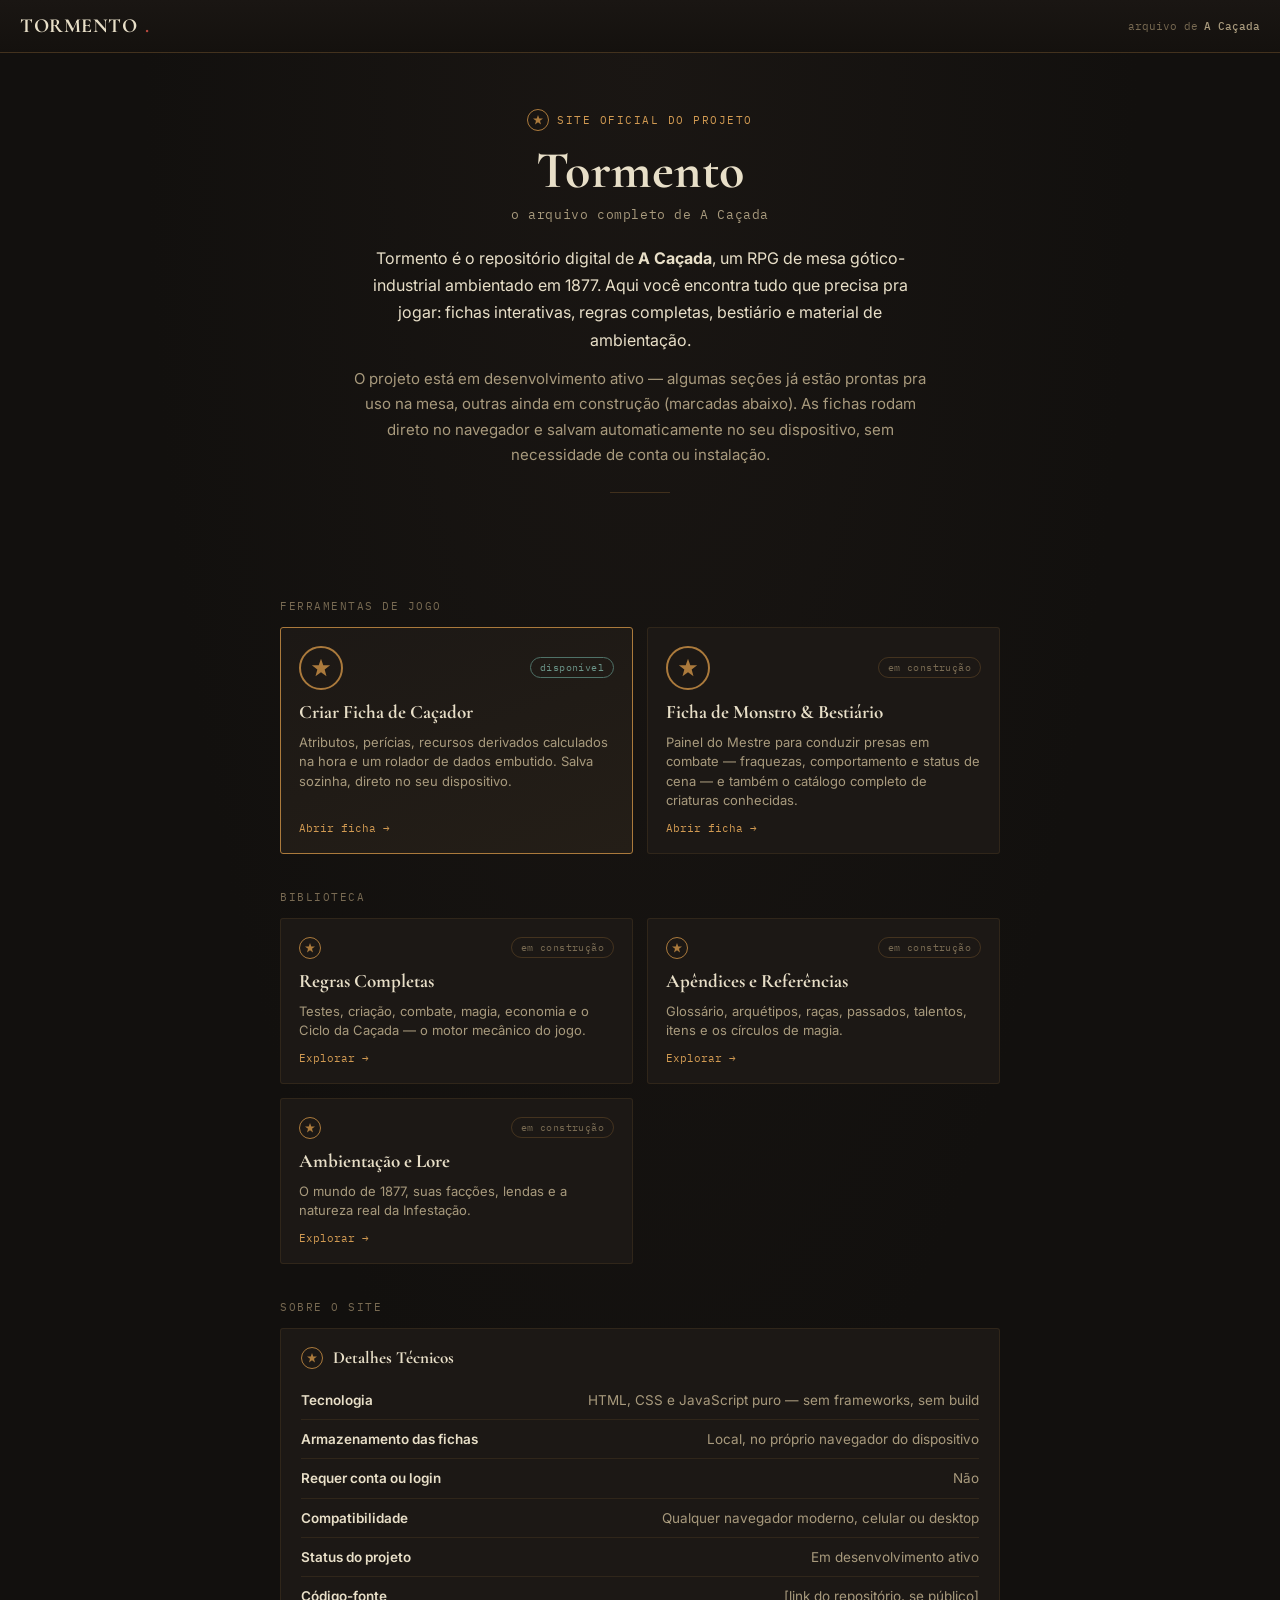
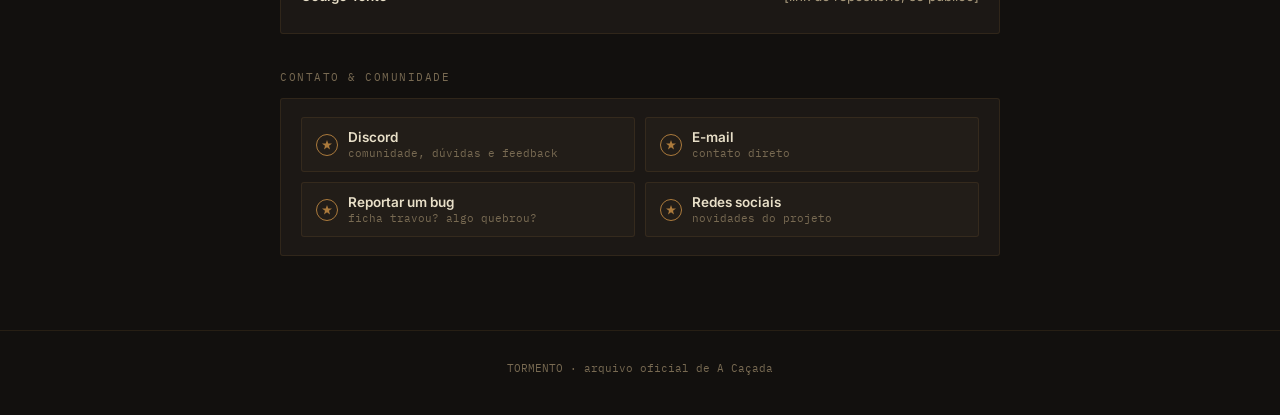
<file: index.html>
<!DOCTYPE html>
<html lang="pt-BR">
<head>
<meta charset="UTF-8">
<meta name="viewport" content="width=device-width, initial-scale=1.0">
<title>Tormento — Arquivo de A Caçada</title>
<link rel="preconnect" href="https://fonts.googleapis.com">
<link href="https://fonts.googleapis.com/css2?family=Cormorant+Garamond:wght@500;600;700&family=Inter:wght@400;500;600;700&family=IBM+Plex+Mono:wght@400;500;600&display=swap" rel="stylesheet">
<link rel="stylesheet" href="assets/css/theme.css">
<link rel="stylesheet" href="assets/css/components.css">
<style>
  .hero{ max-width:720px; margin:0 auto; padding:56px 20px 36px; text-align:center; }
  .hero .eyebrow{display:flex; align-items:center; justify-content:center; gap:8px;}
  .hero h1{
    font-family:var(--font-display); font-weight:700; font-size:clamp(36px,6.5vw,52px);
    margin:6px 0 4px; letter-spacing:0.5px; color:var(--ink);
  }
  .hero .subtitle{
    font-family:var(--font-mono); font-size:13px; color:var(--ink-muted);
    letter-spacing:0.6px; margin-bottom:22px;
  }
  .hero p{ color:var(--ink-muted); font-size:15px; line-height:1.7; margin:0 auto 12px; max-width:580px; }
  .hero .lede{color:var(--ink); font-size:16px;}
  .hero-divider{ width:60px; height:1px; background:var(--hairline); margin:24px auto; }
  .sections-wrap{max-width:760px; margin:0 auto; padding:10px 20px 20px;}
  .sections-label{
    font-family:var(--font-mono); font-size:11px; letter-spacing:1.5px; text-transform:uppercase;
    color:var(--ink-faint); margin:36px 0 14px;
  }

  /* ---------- Blocos informativos (técnico / contato) ---------- */
  .info-panel{
    background:var(--panel); border:1px solid var(--hairline-soft); border-radius:var(--radius);
    padding:18px 20px; margin-bottom:14px;
  }
  .info-panel-head{
    display:flex; align-items:center; gap:10px; margin-bottom:12px;
  }
  .info-panel-title{
    font-family:var(--font-display); font-weight:700; font-size:17px; color:var(--ink);
  }
  .info-list{ list-style:none; margin:0; padding:0; }
  .info-list li{
    display:flex; justify-content:space-between; gap:14px;
    padding:9px 0; border-bottom:1px solid var(--hairline-soft);
    font-size:13.5px; color:var(--ink-muted); line-height:1.5;
  }
  .info-list li:last-child{border-bottom:none;}
  .info-list .k{color:var(--ink); flex-shrink:0; font-weight:600;}
  .info-list .v{text-align:right;}

  .contact-grid{
    display:grid; grid-template-columns:1fr; gap:10px;
  }
  @media(min-width:560px){ .contact-grid{grid-template-columns:1fr 1fr;} }
  .contact-item{
    display:flex; align-items:center; gap:10px;
    background:var(--panel-2); border:1px solid var(--hairline-soft); border-radius:var(--radius);
    padding:11px 14px; text-decoration:none; color:var(--ink);
    font-size:13.5px;
  }
  .contact-item:hover{border-color:var(--brass); color:var(--ink);}
  .contact-item .seal{flex-shrink:0;}
  .contact-item-label{display:flex; flex-direction:column; gap:1px;}
  .contact-item-label strong{font-size:13.5px; font-weight:600;}
  .contact-item-label span{font-family:var(--font-mono); font-size:10.5px; color:var(--ink-faint);}
</style>
</head>
<body>

<header class="site-header">
  <span class="site-wordmark">TORMENTO<span class="dot">.</span></span>
  <span class="site-breadcrumb">arquivo de <strong style="color:var(--ink-muted); font-weight:500;">A Caçada</strong></span>
</header>

<section class="hero">
  <span class="eyebrow">
    <span class="seal"><svg viewBox="0 0 24 24"><path d="M12 2 L14.5 9 L22 9 L16 13.5 L18 21 L12 16.5 L6 21 L8 13.5 L2 9 L9.5 9 Z"/></svg></span>
    Site oficial do projeto
  </span>
  <h1>Tormento</h1>
  <div class="subtitle">o arquivo completo de A Caçada</div>

  <p class="lede">Tormento é o repositório digital de <strong>A Caçada</strong>, um RPG de mesa gótico-industrial ambientado em 1877. Aqui você encontra tudo que precisa pra jogar: fichas interativas, regras completas, bestiário e material de ambientação.</p>
  <p>O projeto está em desenvolvimento ativo — algumas seções já estão prontas pra uso na mesa, outras ainda em construção (marcadas abaixo). As fichas rodam direto no navegador e salvam automaticamente no seu dispositivo, sem necessidade de conta ou instalação.</p>

  <div class="hero-divider"></div>
</section>

<div class="sections-wrap">
  <div class="sections-label">Ferramentas de Jogo</div>
  <div class="nav-grid">

    <a class="nav-card featured" href="fichas/personagem/index.html">
      <div class="nav-card-top">
        <span class="seal lg"><svg viewBox="0 0 24 24"><path d="M12 2 L14.5 9 L22 9 L16 13.5 L18 21 L12 16.5 L6 21 L8 13.5 L2 9 L9.5 9 Z"/></svg></span>
        <span class="badge live">disponível</span>
      </div>
      <span class="nav-card-title">Criar Ficha de Caçador</span>
      <span class="nav-card-desc">Atributos, perícias, recursos derivados calculados na hora e um rolador de dados embutido. Salva sozinha, direto no seu dispositivo.</span>
      <span class="nav-card-foot">Abrir ficha →</span>
    </a>

    <a class="nav-card" href="fichas/monstro/index.html">
      <div class="nav-card-top">
        <span class="seal lg"><svg viewBox="0 0 24 24"><path d="M12 2 L14.5 9 L22 9 L16 13.5 L18 21 L12 16.5 L6 21 L8 13.5 L2 9 L9.5 9 Z"/></svg></span>
        <span class="badge soon">em construção</span>
      </div>
      <span class="nav-card-title">Ficha de Monstro &amp; Bestiário</span>
      <span class="nav-card-desc">Painel do Mestre para conduzir presas em combate — fraquezas, comportamento e status de cena — e também o catálogo completo de criaturas conhecidas.</span>
      <span class="nav-card-foot">Abrir ficha →</span>
    </a>

  </div>

  <div class="sections-label">Biblioteca</div>
  <div class="nav-grid">

    <a class="nav-card" href="regras/index.html">
      <div class="nav-card-top">
        <span class="seal"><svg viewBox="0 0 24 24"><path d="M12 2 L14.5 9 L22 9 L16 13.5 L18 21 L12 16.5 L6 21 L8 13.5 L2 9 L9.5 9 Z"/></svg></span>
        <span class="badge soon">em construção</span>
      </div>
      <span class="nav-card-title">Regras Completas</span>
      <span class="nav-card-desc">Testes, criação, combate, magia, economia e o Ciclo da Caçada — o motor mecânico do jogo.</span>
      <span class="nav-card-foot">Explorar →</span>
    </a>

    <a class="nav-card" href="apendices/index.html">
      <div class="nav-card-top">
        <span class="seal"><svg viewBox="0 0 24 24"><path d="M12 2 L14.5 9 L22 9 L16 13.5 L18 21 L12 16.5 L6 21 L8 13.5 L2 9 L9.5 9 Z"/></svg></span>
        <span class="badge soon">em construção</span>
      </div>
      <span class="nav-card-title">Apêndices e Referências</span>
      <span class="nav-card-desc">Glossário, arquétipos, raças, passados, talentos, itens e os círculos de magia.</span>
      <span class="nav-card-foot">Explorar →</span>
    </a>

    <a class="nav-card" href="ambientacao/index.html">
      <div class="nav-card-top">
        <span class="seal"><svg viewBox="0 0 24 24"><path d="M12 2 L14.5 9 L22 9 L16 13.5 L18 21 L12 16.5 L6 21 L8 13.5 L2 9 L9.5 9 Z"/></svg></span>
        <span class="badge soon">em construção</span>
      </div>
      <span class="nav-card-title">Ambientação e Lore</span>
      <span class="nav-card-desc">O mundo de 1877, suas facções, lendas e a natureza real da Infestação.</span>
      <span class="nav-card-foot">Explorar →</span>
    </a>

  </div>

  <!-- ================= DETALHES TÉCNICOS ================= -->
  <div class="sections-label">Sobre o Site</div>
  <div class="info-panel">
    <div class="info-panel-head">
      <span class="seal"><svg viewBox="0 0 24 24"><path d="M12 2 L14.5 9 L22 9 L16 13.5 L18 21 L12 16.5 L6 21 L8 13.5 L2 9 L9.5 9 Z"/></svg></span>
      <span class="info-panel-title">Detalhes Técnicos</span>
    </div>
    <ul class="info-list">
      <li><span class="k">Tecnologia</span><span class="v">HTML, CSS e JavaScript puro — sem frameworks, sem build</span></li>
      <li><span class="k">Armazenamento das fichas</span><span class="v">Local, no próprio navegador do dispositivo</span></li>
      <li><span class="k">Requer conta ou login</span><span class="v">Não</span></li>
      <li><span class="k">Compatibilidade</span><span class="v">Qualquer navegador moderno, celular ou desktop</span></li>
      <li><span class="k">Status do projeto</span><span class="v">Em desenvolvimento ativo</span></li>
      <li><span class="k">Código-fonte</span><span class="v">[link do repositório, se público]</span></li>
    </ul>
  </div>

  <!-- ================= CONTATO / COMUNIDADE ================= -->
  <div class="sections-label">Contato &amp; Comunidade</div>
  <div class="info-panel">
    <div class="contact-grid">

      <a class="contact-item" href="[link do Discord]">
        <span class="seal"><svg viewBox="0 0 24 24"><path d="M12 2 L14.5 9 L22 9 L16 13.5 L18 21 L12 16.5 L6 21 L8 13.5 L2 9 L9.5 9 Z"/></svg></span>
        <span class="contact-item-label">
          <strong>Discord</strong>
          <span>comunidade, dúvidas e feedback</span>
        </span>
      </a>

      <a class="contact-item" href="mailto:[seu email aqui]">
        <span class="seal"><svg viewBox="0 0 24 24"><path d="M12 2 L14.5 9 L22 9 L16 13.5 L18 21 L12 16.5 L6 21 L8 13.5 L2 9 L9.5 9 Z"/></svg></span>
        <span class="contact-item-label">
          <strong>E-mail</strong>
          <span>contato direto</span>
        </span>
      </a>

      <a class="contact-item" href="[link de report de bugs/formulário]">
        <span class="seal"><svg viewBox="0 0 24 24"><path d="M12 2 L14.5 9 L22 9 L16 13.5 L18 21 L12 16.5 L6 21 L8 13.5 L2 9 L9.5 9 Z"/></svg></span>
        <span class="contact-item-label">
          <strong>Reportar um bug</strong>
          <span>ficha travou? algo quebrou?</span>
        </span>
      </a>

      <a class="contact-item" href="[link de redes sociais, se houver]">
        <span class="seal"><svg viewBox="0 0 24 24"><path d="M12 2 L14.5 9 L22 9 L16 13.5 L18 21 L12 16.5 L6 21 L8 13.5 L2 9 L9.5 9 Z"/></svg></span>
        <span class="contact-item-label">
          <strong>Redes sociais</strong>
          <span>novidades do projeto</span>
        </span>
      </a>

    </div>
  </div>

</div>

<footer class="site-footer">TORMENTO · arquivo oficial de A Caçada</footer>

</body>
</html>
</file>
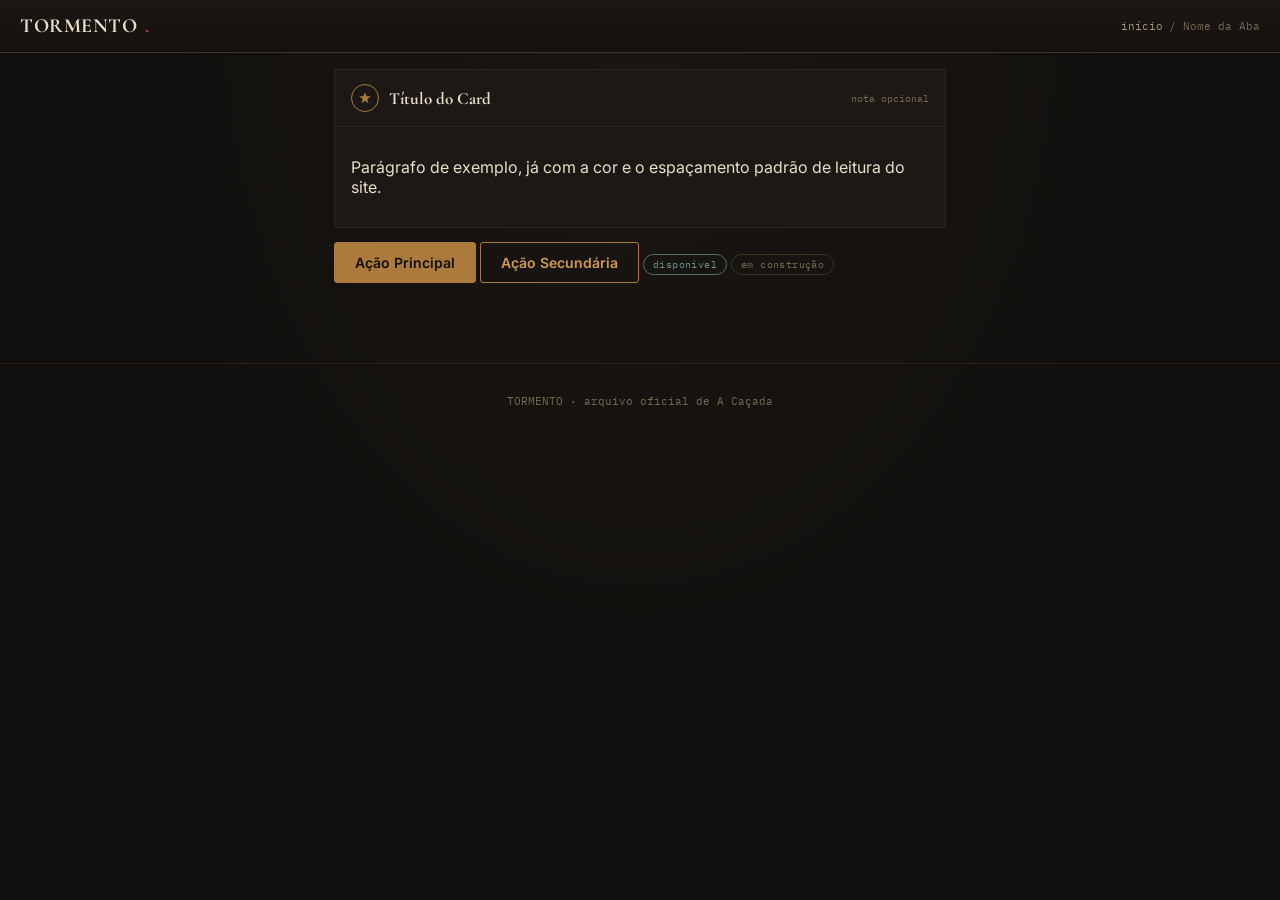
<file: regras/index.html>
<!DOCTYPE html>
<html lang="pt-BR">
<head>
<meta charset="UTF-8">
<meta name="viewport" content="width=device-width, initial-scale=1.0">
<title>Nome da Página — Tormento</title>

<!-- 1. FONTES — sempre estas três, sempre nesta ordem -->
<link rel="preconnect" href="https://fonts.googleapis.com">
<link href="https://fonts.googleapis.com/css2?family=Cormorant+Garamond:wght@500;600;700&family=Inter:wght@400;500;600;700&family=IBM+Plex+Mono:wght@400;500;600&display=swap" rel="stylesheet">

<!-- 2. TOKENS — cores, fontes-variável, resets. NUNCA redefinir isso numa página. -->
<link rel="stylesheet" href="../assets/css/theme.css">

<!-- 3. COMPONENTES — cabeçalho, cards, botões, badges, campos. Use-os antes de inventar algo novo. -->
<link rel="stylesheet" href="../assets/css/components.css">

<!-- 4. ESTILO PRÓPRIO DA PÁGINA — só o que for específico DESTA página/ferramenta.
     Se você perceber que está redefinindo cor, fonte ou um .card do zero aqui,
     pare: ou já existe em components.css, ou deveria ser promovido pra lá. -->
<!-- <link rel="stylesheet" href="style.css"> -->

</head>
<body>

<!-- Cabeçalho padrão — copie exatamente, só ajuste o texto do breadcrumb -->
<header class="site-header">
  <a class="site-wordmark" href="../index.html" style="text-decoration:none;">TORMENTO<span class="dot">.</span></a>
  <span class="site-breadcrumb"><a href="../index.html">início</a> / Nome da Aba</span>
</header>

<div class="wrap">

  <!-- Exemplo de Card — a unidade padrão de qualquer bloco de conteúdo -->
  <div class="card">
    <div class="card-head">
      <div class="card-seal">
        <svg viewBox="0 0 24 24"><path d="M12 2 L14.5 9 L22 9 L16 13.5 L18 21 L12 16.5 L6 21 L8 13.5 L2 9 L9.5 9 Z"/></svg>
      </div>
      <div class="card-title">Título do Card</div>
      <div class="card-sub">nota opcional</div>
    </div>
    <div class="card-body">
      <p>Parágrafo de exemplo, já com a cor e o espaçamento padrão de leitura do site.</p>
    </div>
  </div>

  <!-- Exemplo de botões -->
  <a class="btn btn-solid" href="#">Ação Principal</a>
  <a class="btn btn-outline" href="#">Ação Secundária</a>

  <!-- Exemplo de badge -->
  <span class="badge live">disponível</span>
  <span class="badge soon">em construção</span>

</div>

<footer class="site-footer">TORMENTO · arquivo oficial de A Caçada</footer>

</body>
</html>
</file>
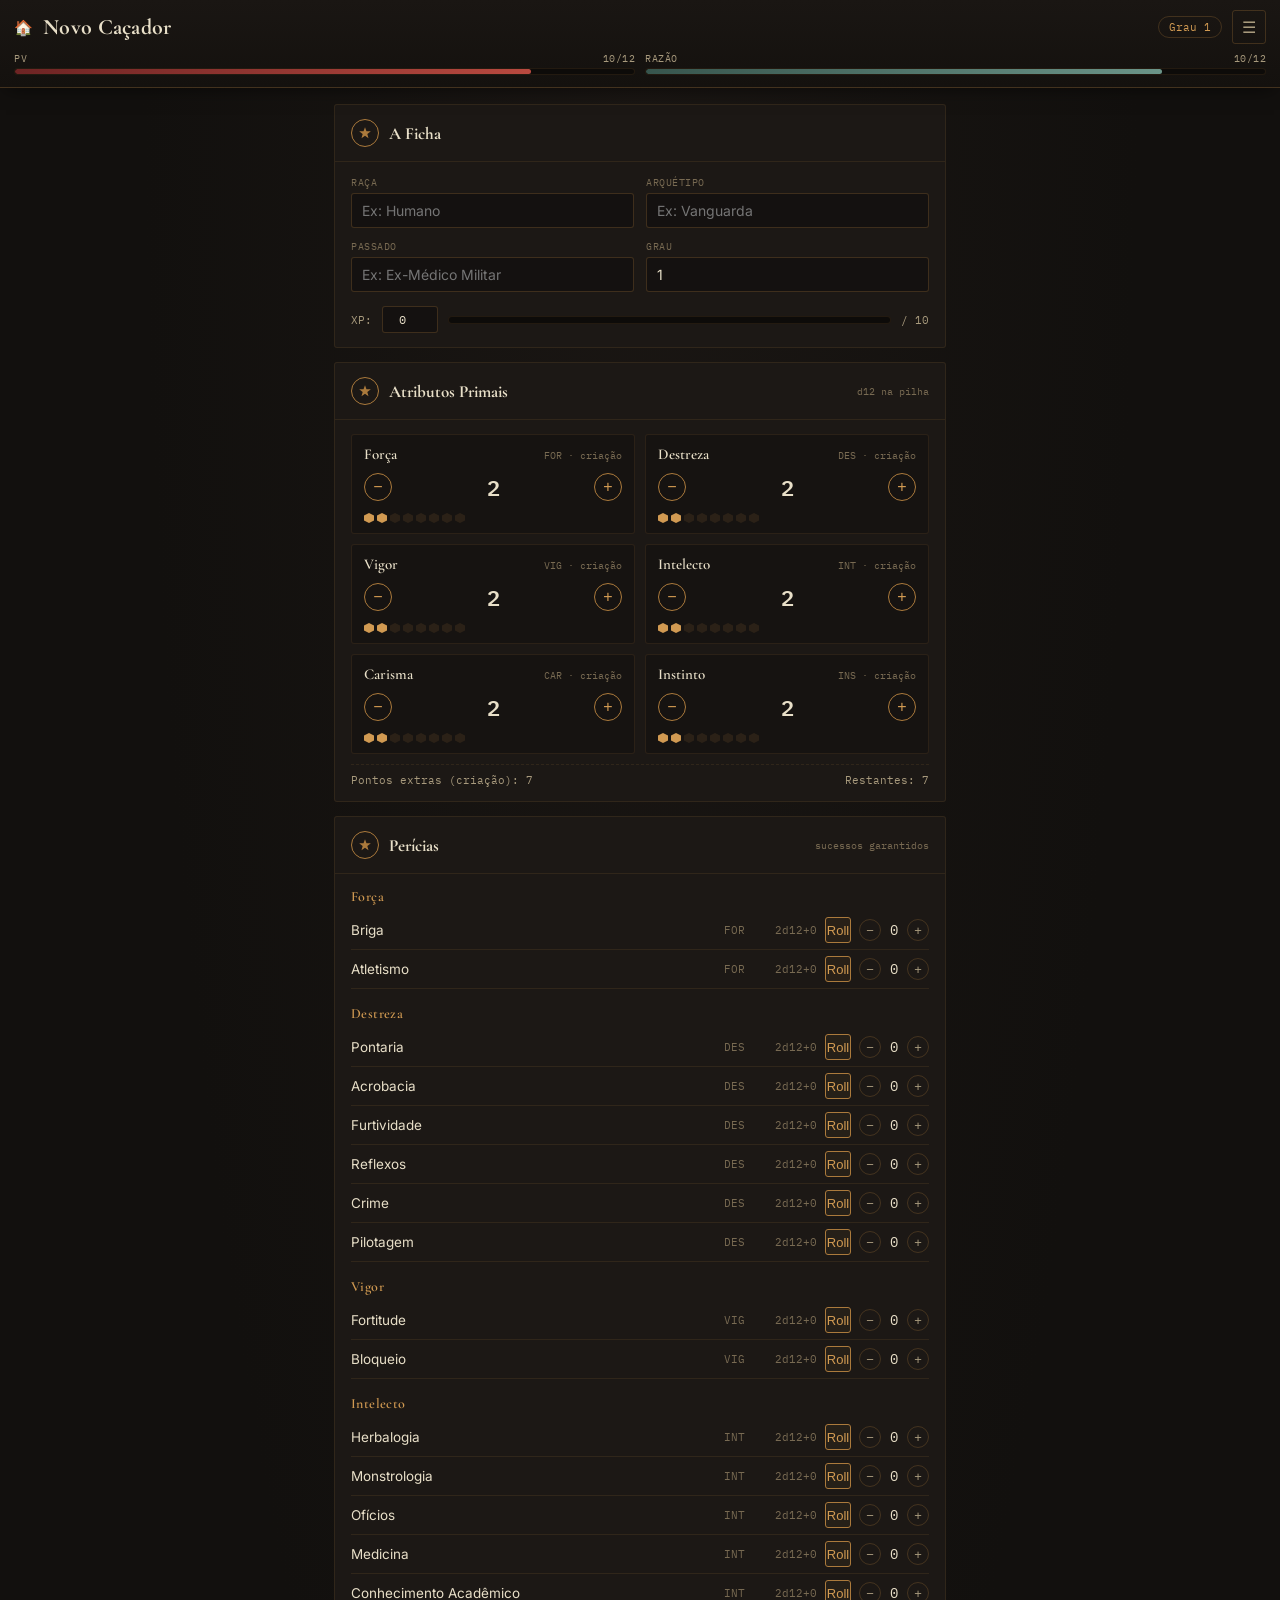
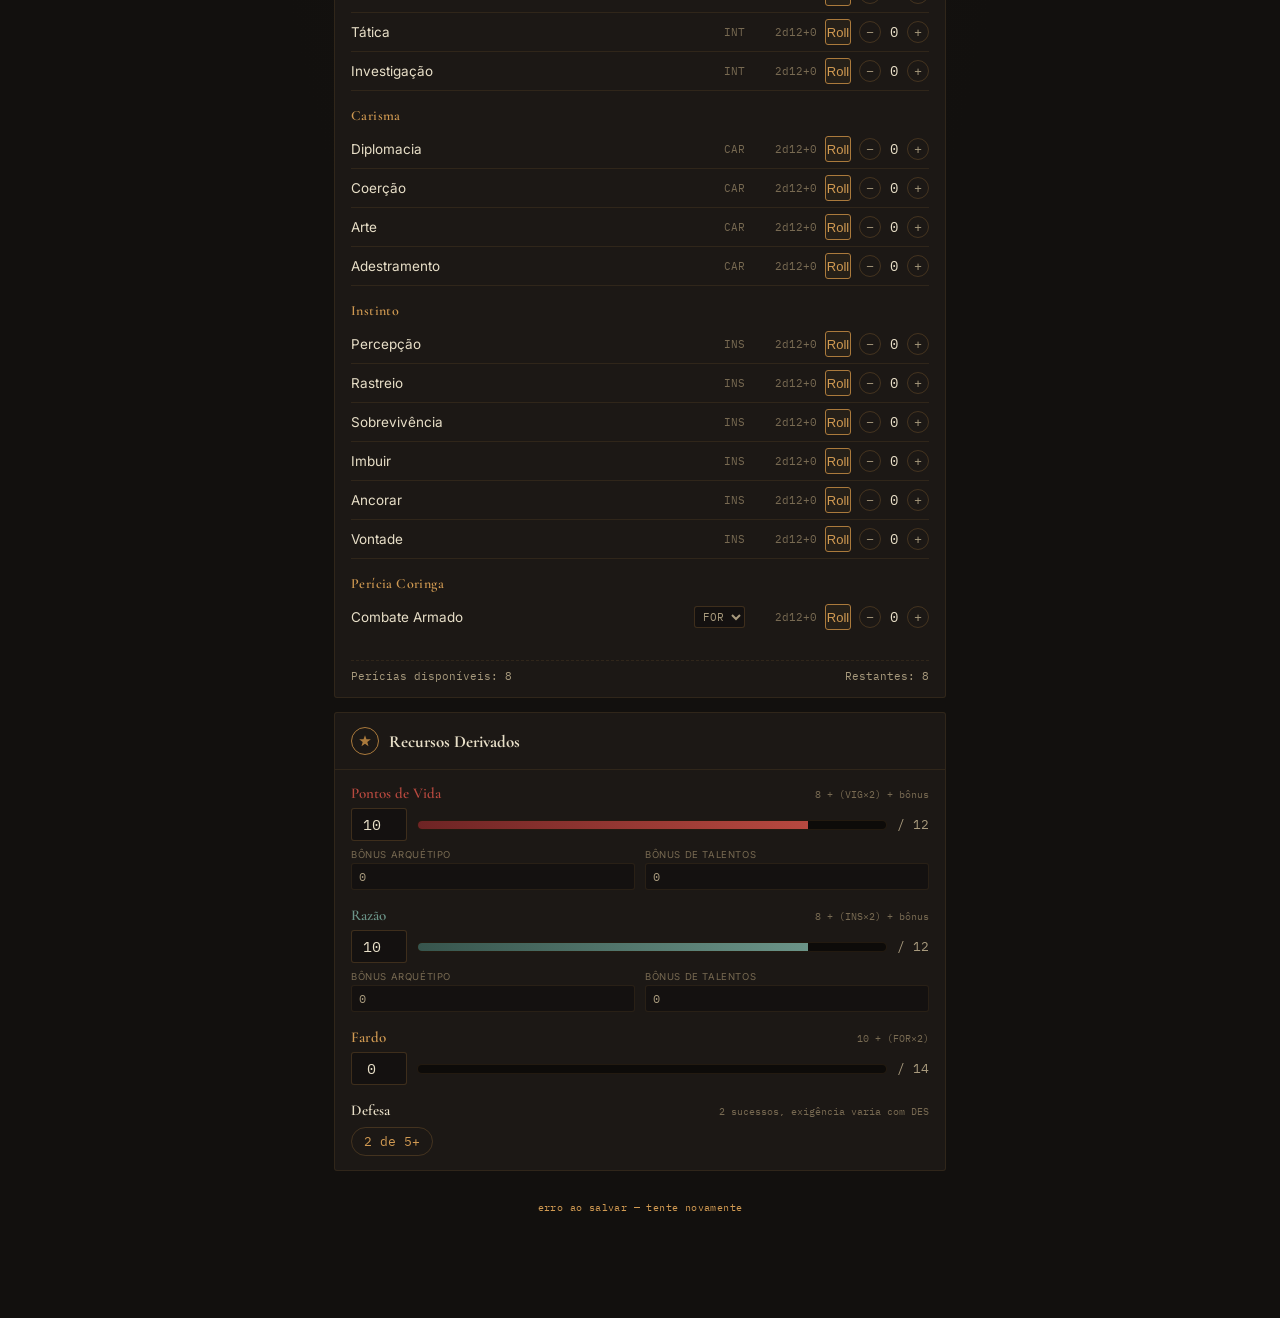
<file: fichas/personagem/index.html>
<!DOCTYPE html>
<html lang="pt-BR">
<head>
<meta charset="UTF-8">
<meta name="viewport" content="width=device-width, initial-scale=1.0">
<title>A Caçada — Ficha do Caçador</title>
<link rel="preconnect" href="https://fonts.googleapis.com">
<link href="https://fonts.googleapis.com/css2?family=Cormorant+Garamond:wght@500;600;700&family=Inter:wght@400;500;600;700&family=IBM+Plex+Mono:wght@400;500;600&display=swap" rel="stylesheet">
<link rel="stylesheet" href="../../assets/css/theme.css">
<link rel="stylesheet" href="../../assets/css/components.css">
<link rel="stylesheet" href="../../assets/css/ficha-personagem.css">
</head>
<body>

<div class="vitals-bar">
  <div class="vitals-top">
    <a href="../../index.html" title="Voltar ao Tormento" style="color:var(--ink-faint); text-decoration:none; font-size:15px; flex-shrink:0;">🏠</a>
    <input id="charName" class="char-name-input" placeholder="Nome do Caçador" maxlength="40">
    <span class="grau-badge" id="grauBadge">Grau 1</span>
    <button class="menu-btn" id="openMenu" title="Personagens">☰</button>
  </div>
  <div class="gauge-row">
    <div class="gauge">
      <div class="gauge-label"><span>PV</span><span id="pvGaugeText">0/0</span></div>
      <div class="gauge-track"><div class="gauge-fill pv" id="pvGaugeFill" style="width:0%"></div></div>
    </div>
    <div class="gauge">
      <div class="gauge-label"><span>RAZÃO</span><span id="razaoGaugeText">0/0</span></div>
      <div class="gauge-track"><div class="gauge-fill razao" id="razaoGaugeFill" style="width:0%"></div></div>
    </div>
  </div>
</div>

<div class="wrap">

  <!-- INFORMAÇÕES BÁSICAS -->
  <div class="card">
    <div class="card-head">
      <div class="card-seal"><svg viewBox="0 0 24 24"><path d="M12 2 L14.5 9 L22 9 L16 13.5 L18 21 L12 16.5 L6 21 L8 13.5 L2 9 L9.5 9 Z"/></svg></div>
      <div class="card-title">A Ficha</div>
    </div>
    <div class="card-body">
      <div class="info-grid">
        <div class="field"><label>Raça</label><input id="race" placeholder="Ex: Humano"></div>
        <div class="field"><label>Arquétipo</label><input id="archetype" placeholder="Ex: Vanguarda"></div>
        <div class="field"><label>Passado</label><input id="past" placeholder="Ex: Ex-Médico Militar"></div>
        <div class="field"><label>Grau</label><input id="grau" type="number" min="1" value="1"></div>
      </div>
      <div class="xp-row">
        <span class="xp-text" id="xpLabel">XP:</span>
        <input id="xpAtual" type="number" min="0" value="0" style="width:56px;background:#141110;border:1px solid var(--hairline);color:var(--ink);border-radius:3px;padding:5px;font-family:'IBM Plex Mono',monospace;font-size:12px;text-align:center;">
        <div class="xp-track"><div class="xp-fill" id="xpFill" style="width:0%"></div></div>
        <span class="xp-text" id="xpNeed">/10</span>
      </div>
    </div>
  </div>

  <!-- ATRIBUTOS -->
  <div class="card">
    <div class="card-head">
      <div class="card-seal"><svg viewBox="0 0 24 24"><path d="M12 2 L14.5 9 L22 9 L16 13.5 L18 21 L12 16.5 L6 21 L8 13.5 L2 9 L9.5 9 Z"/></svg></div>
      <div class="card-title">Atributos Primais</div>
      <div class="card-sub">d12 na pilha</div>
    </div>
    <div class="card-body">
      <div class="attr-grid" id="attrGrid"></div>
      <div class="budget-note" id="attrBudget"></div>
    </div>
  </div>

  <!-- PERÍCIAS -->
  <div class="card">
    <div class="card-head">
      <div class="card-seal"><svg viewBox="0 0 24 24"><path d="M12 2 L14.5 9 L22 9 L16 13.5 L18 21 L12 16.5 L6 21 L8 13.5 L2 9 L9.5 9 Z"/></svg></div>
      <div class="card-title">Perícias</div>
      <div class="card-sub">sucessos garantidos</div>
    </div>
    <div class="card-body" id="skillsBody"></div>
    <div class="card-body" style="padding-top:0;">
      <div class="budget-note" id="skillBudget"></div>
    </div>
  </div>

  <!-- RECURSOS DERIVADOS -->
  <div class="card">
    <div class="card-head">
      <div class="card-seal"><svg viewBox="0 0 24 24"><path d="M12 2 L14.5 9 L22 9 L16 13.5 L18 21 L12 16.5 L6 21 L8 13.5 L2 9 L9.5 9 Z"/></svg></div>
      <div class="card-title">Recursos Derivados</div>
    </div>
    <div class="card-body">

      <div class="res-block">
        <div class="res-head">
          <span class="res-label" style="color:var(--blood-bright);">Pontos de Vida</span>
          <span class="res-formula">8 + (VIG×2) + bônus</span>
        </div>
        <div class="res-controls">
          <input type="number" id="pvCurrent" class="res-current-input" value="0">
          <div class="res-track"><div class="res-fill pv" id="pvFill" style="width:0%"></div></div>
          <span class="res-max-tag" id="pvMaxTag">/ 0</span>
        </div>
        <div class="adj-row">
          <div class="adj-field"><label>Bônus Arquétipo</label><input type="number" id="pvArchBonus" value="0"></div>
          <div class="adj-field"><label>Bônus de Talentos</label><input type="number" id="pvTalentBonus" value="0"></div>
        </div>
      </div>

      <div class="res-block">
        <div class="res-head">
          <span class="res-label" style="color:var(--verdigris-bright);">Razão</span>
          <span class="res-formula">8 + (INS×2) + bônus</span>
        </div>
        <div class="res-controls">
          <input type="number" id="razaoCurrent" class="res-current-input" value="0">
          <div class="res-track"><div class="res-fill razao" id="razaoFill" style="width:0%"></div></div>
          <span class="res-max-tag" id="razaoMaxTag">/ 0</span>
        </div>
        <div class="adj-row">
          <div class="adj-field"><label>Bônus Arquétipo</label><input type="number" id="razaoArchBonus" value="0"></div>
          <div class="adj-field"><label>Bônus de Talentos</label><input type="number" id="razaoTalentBonus" value="0"></div>
        </div>
      </div>

      <div class="res-block">
        <div class="res-head">
          <span class="res-label" style="color:var(--brass-bright);">Fardo</span>
          <span class="res-formula">10 + (FOR×2)</span>
        </div>
        <div class="res-controls">
          <input type="number" id="fardoCurrent" class="res-current-input" value="0">
          <div class="res-track"><div class="res-fill fardo" id="fardoFill" style="width:0%"></div></div>
          <span class="res-max-tag" id="fardoMaxTag">/ 0</span>
        </div>
      </div>

      <div class="res-block" style="margin-bottom:0;">
        <div class="res-head">
          <span class="res-label" style="color:var(--ink);">Defesa</span>
          <span class="res-formula">2 sucessos, exigência varia com DES</span>
        </div>
        <div class="defesa-badge" id="defesaBadge">2 de 5+</div>
      </div>

    </div>
  </div>

  <div class="save-indicator" id="saveIndicator">salvo automaticamente</div>
</div>

<!-- PAINEL DE PERSONAGENS -->
<div class="overlay" id="overlay"></div>
<div class="panel" id="panel">
  <div class="panel-head">
    <h3>Caçadores</h3>
    <button class="panel-close" id="closePanel">✕</button>
  </div>
  <div class="panel-body">
    <div id="charList"></div>
    <button class="new-char-btn" id="newCharBtn">+ Novo Caçador</button>
  </div>
</div>

<!-- MODAL DE ROLAGEM -->
<div class="roll-overlay" id="rollOverlay">
  <div class="roll-modal">
    <div class="roll-modal-head">
      <span class="roll-modal-title" id="rollTitle">Perícia</span>
      <button class="roll-modal-close" id="rollClose">✕</button>
    </div>
    <div class="roll-modal-sub" id="rollSub">0d12 + 0 sucesso(s) garantido(s)</div>
    <div class="dice-grid" id="diceGrid"></div>
    <div class="roll-summary">
      <div>
        <div class="roll-summary-label">Sucessos totais</div>
      </div>
      <span class="roll-summary-total" id="rollTotal">0</span>
    </div>
    <div class="roll-breakdown" id="rollBreakdown">0 nos dados + 0 garantido(s)</div>
    <button class="roll-again-btn" id="rollAgainBtn">Rolar novamente</button>
  </div>
</div>

<script src="script.js"></script>
</body>
</html>
</file>
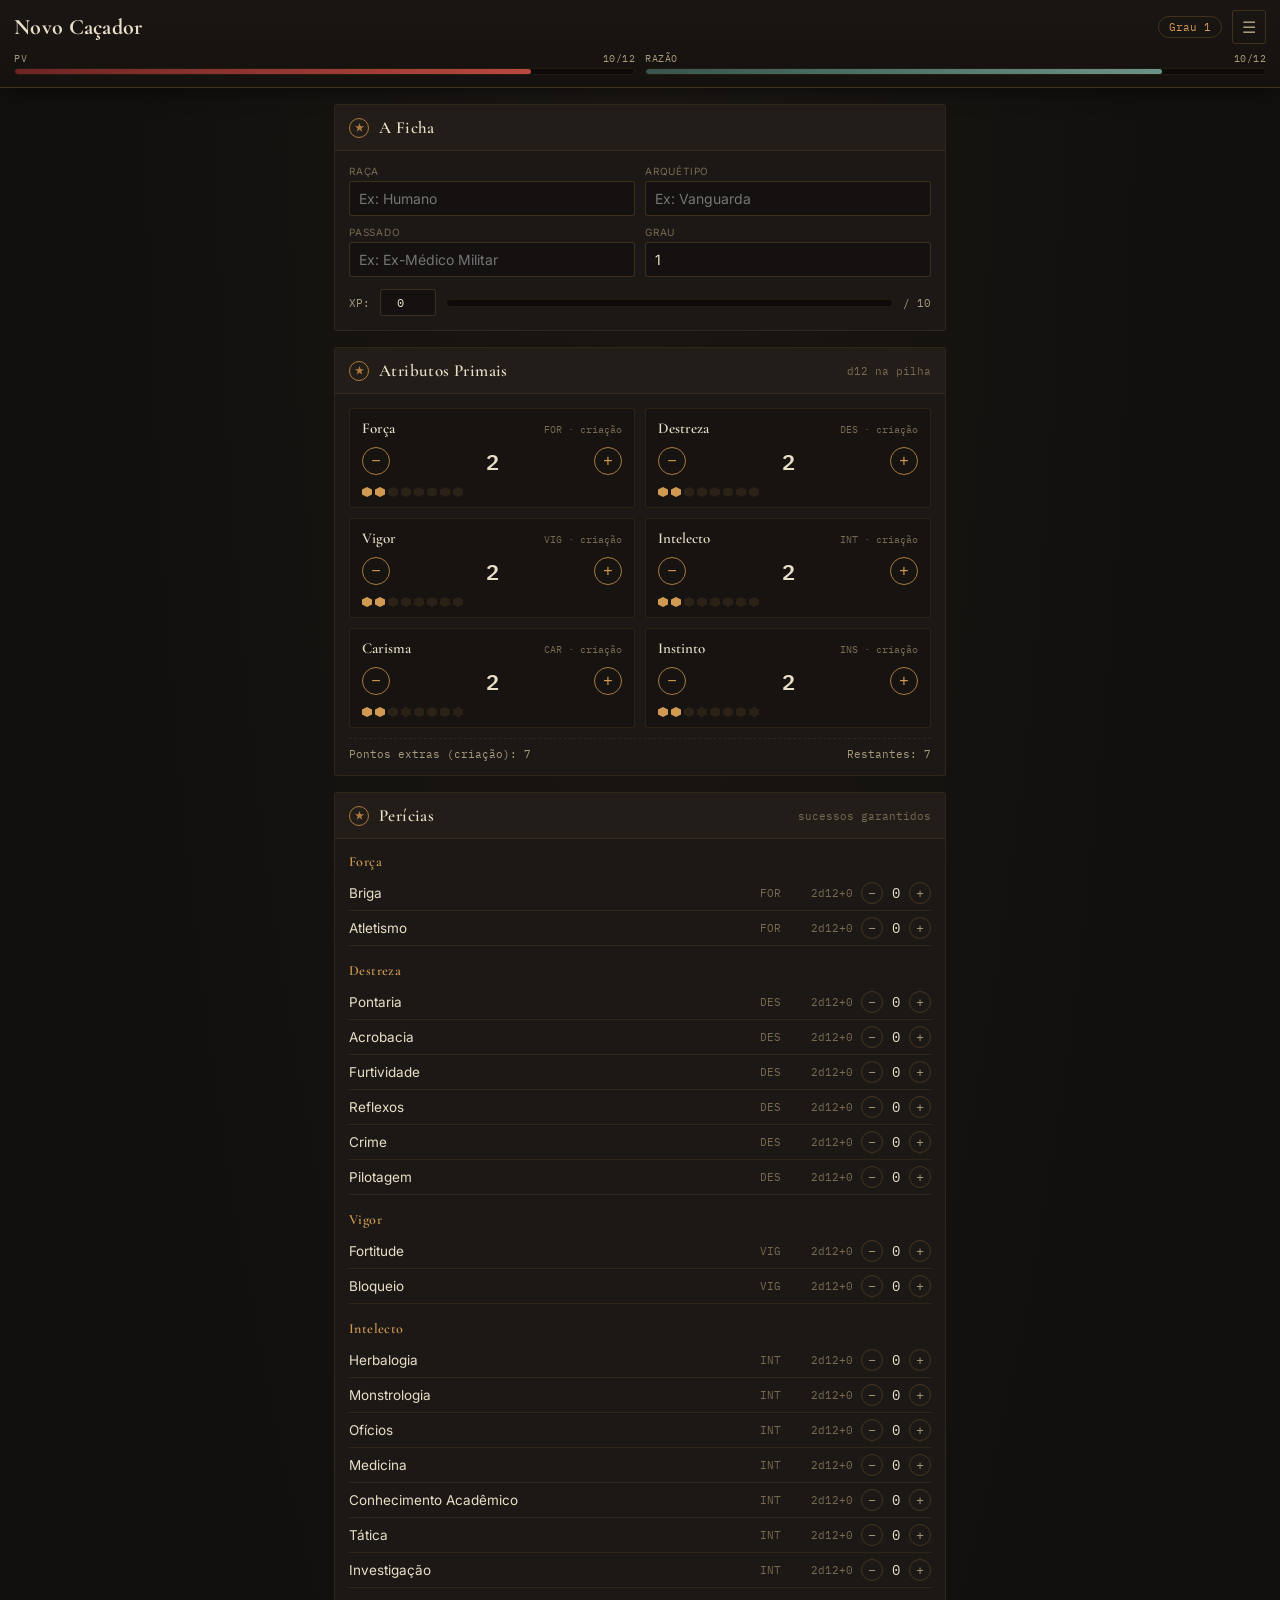
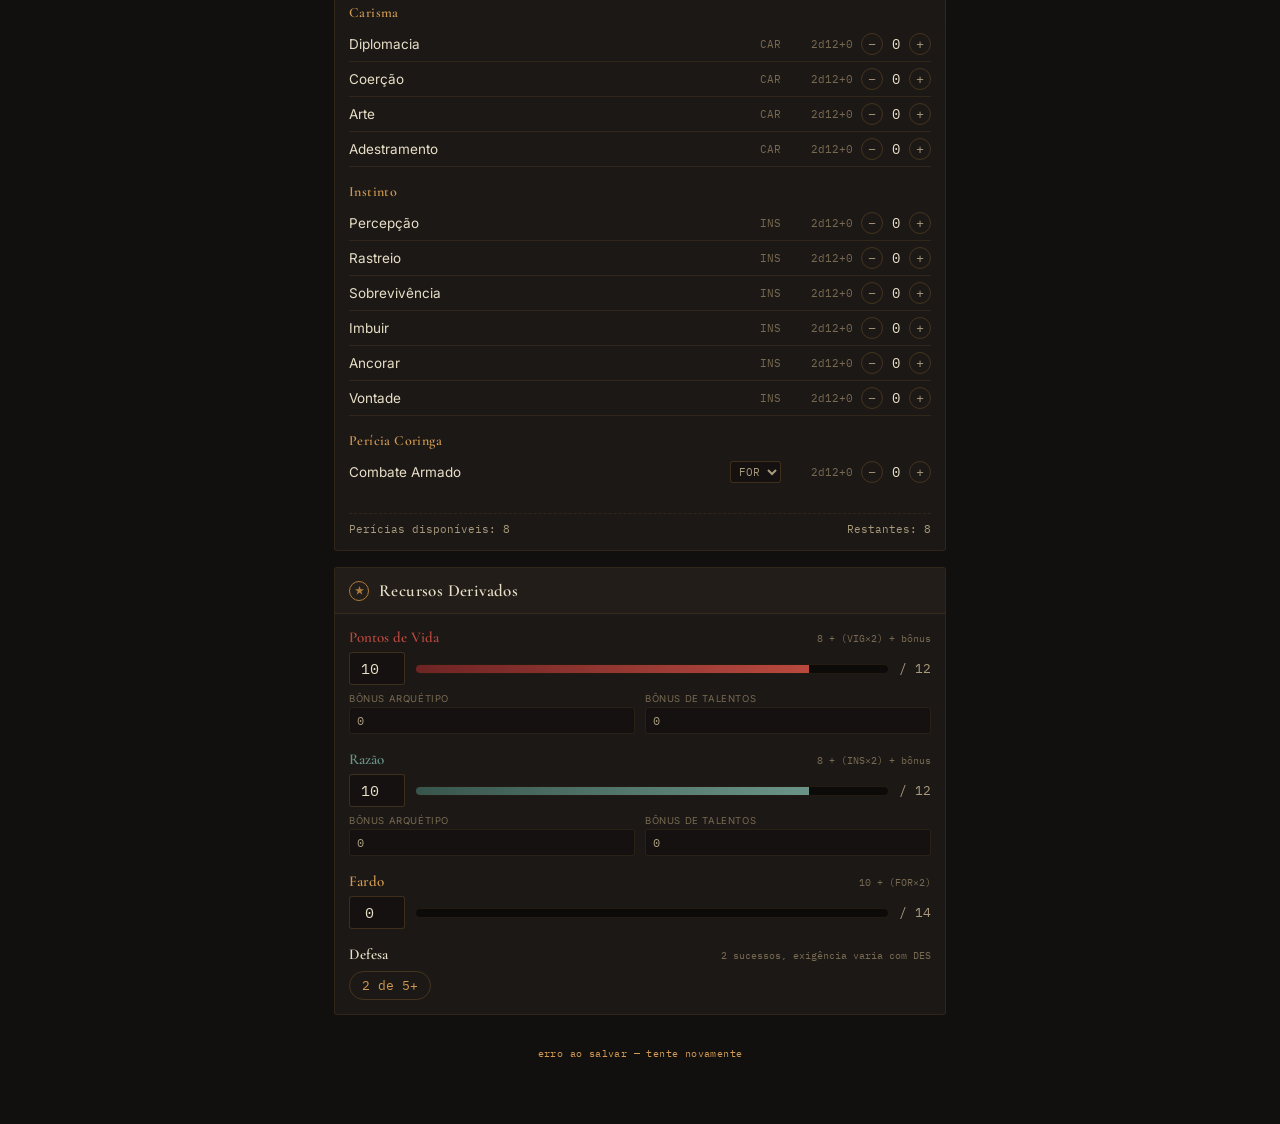
<file: ficha_a_cacada.html>
<!DOCTYPE html>
<html lang="pt-BR">
<head>
<meta charset="UTF-8">
<meta name="viewport" content="width=device-width, initial-scale=1.0">
<title>A Caçada — Ficha do Caçador</title>
<link rel="preconnect" href="https://fonts.googleapis.com">
<link href="https://fonts.googleapis.com/css2?family=Cormorant+Garamond:wght@500;600;700&family=Inter:wght@400;500;600;700&family=IBM+Plex+Mono:wght@400;500;600&display=swap" rel="stylesheet">
<style>
  :root{
    --void:#12100e;
    --panel:#1c1815;
    --panel-2:#221d18;
    --hairline:rgba(171,122,60,0.28);
    --hairline-soft:rgba(171,122,60,0.14);
    --ink:#e8dfc8;
    --ink-muted:#a89a7d;
    --ink-faint:#786a52;
    --brass:#ab7a3c;
    --brass-bright:#d19a52;
    --blood:#8c3232;
    --blood-bright:#b8493f;
    --verdigris:#4f7268;
    --verdigris-bright:#6b9488;
    --rust:#c1531f;
    --radius:3px;
  }
  *{box-sizing:border-box;}
  html,body{margin:0;padding:0;}
  body{
    background:
      radial-gradient(ellipse at top, #1a1613 0%, var(--void) 55%);
    color:var(--ink);
    font-family:'Inter',sans-serif;
    padding-bottom:60px;
    min-height:100vh;
  }
  ::selection{background:var(--brass);color:var(--void);}

  /* ---------- Sticky vitals bar ---------- */
  .vitals-bar{
    position:sticky; top:0; z-index:50;
    background:linear-gradient(180deg, #1a1613 0%, #14110e 100%);
    border-bottom:1px solid var(--hairline);
    padding:10px 14px 12px;
    box-shadow:0 6px 18px -6px rgba(0,0,0,0.6);
  }
  .vitals-top{
    display:flex; align-items:center; justify-content:space-between; gap:10px; margin-bottom:8px;
  }
  .char-name-input{
    background:none; border:none; outline:none;
    font-family:'Cormorant Garamond',serif; font-weight:700;
    font-size:22px; color:var(--ink);
    padding:0; min-width:0; flex:1;
    letter-spacing:0.3px;
  }
  .char-name-input::placeholder{color:var(--ink-faint);}
  .grau-badge{
    font-family:'IBM Plex Mono',monospace; font-size:11px; color:var(--brass-bright);
    border:1px solid var(--hairline); border-radius:20px; padding:3px 10px;
    white-space:nowrap; flex-shrink:0;
  }
  .menu-btn{
    background:none; border:1px solid var(--hairline); color:var(--ink-muted);
    border-radius:var(--radius); width:34px; height:34px; font-size:16px; cursor:pointer;
    flex-shrink:0; display:flex; align-items:center; justify-content:center;
  }
  .menu-btn:active{background:var(--panel-2);}

  .gauge-row{display:flex; gap:10px;}
  .gauge{flex:1; min-width:0;}
  .gauge-label{
    display:flex; justify-content:space-between; font-family:'IBM Plex Mono',monospace;
    font-size:10px; color:var(--ink-muted); margin-bottom:3px; letter-spacing:0.5px;
  }
  .gauge-track{height:7px; background:#0d0b09; border-radius:20px; overflow:hidden; border:1px solid var(--hairline-soft);}
  .gauge-fill{height:100%; border-radius:20px; transition:width .25s ease;}
  .gauge-fill.pv{background:linear-gradient(90deg,#6e2424,var(--blood-bright));}
  .gauge-fill.razao{background:linear-gradient(90deg,#37554d,var(--verdigris-bright));}

  /* ---------- Layout ---------- */
  .wrap{max-width:640px; margin:0 auto; padding:16px 14px 0;}
  .card{
    background:var(--panel);
    border:1px solid var(--hairline-soft);
    border-radius:var(--radius);
    margin-bottom:16px;
    overflow:hidden;
  }
  .card-head{
    display:flex; align-items:center; gap:10px;
    padding:12px 14px; border-bottom:1px solid var(--hairline-soft);
    background:var(--panel-2);
  }
  .card-seal{
    width:20px; height:20px; border-radius:50%; border:1.5px solid var(--brass);
    display:flex; align-items:center; justify-content:center; flex-shrink:0;
  }
  .card-seal svg{width:11px; height:11px; fill:var(--brass);}
  .card-title{
    font-family:'Cormorant Garamond',serif; font-weight:600; font-size:17px;
    letter-spacing:0.4px; color:var(--ink);
  }
  .card-sub{font-size:11px; color:var(--ink-faint); margin-left:auto; font-family:'IBM Plex Mono',monospace;}
  .card-body{padding:14px;}

  /* ---------- Basic info ---------- */
  .info-grid{display:grid; grid-template-columns:1fr 1fr; gap:10px;}
  .info-grid.full{grid-template-columns:1fr;}
  .field label{
    display:block; font-size:10px; text-transform:uppercase; letter-spacing:0.8px;
    color:var(--ink-faint); margin-bottom:4px;
  }
  .field input, .field select{
    width:100%; background:#141110; border:1px solid var(--hairline);
    color:var(--ink); border-radius:var(--radius); padding:8px 9px; font-size:14px;
    font-family:'Inter',sans-serif;
  }
  .field input:focus, .field select:focus{outline:none; border-color:var(--brass-bright);}

  .xp-row{display:flex; align-items:center; gap:10px; margin-top:12px;}
  .xp-track{flex:1; height:8px; background:#0d0b09; border:1px solid var(--hairline-soft); border-radius:20px; overflow:hidden;}
  .xp-fill{height:100%; background:linear-gradient(90deg,#7d5a26,var(--brass-bright));}
  .xp-text{font-family:'IBM Plex Mono',monospace; font-size:11px; color:var(--ink-muted); white-space:nowrap;}

  /* ---------- Attributes ---------- */
  .attr-grid{display:grid; grid-template-columns:1fr 1fr; gap:10px;}
  .attr-card{
    background:#161311; border:1px solid var(--hairline-soft); border-radius:var(--radius);
    padding:10px 12px;
  }
  .attr-top{display:flex; justify-content:space-between; align-items:baseline;}
  .attr-name{font-family:'Cormorant Garamond',serif; font-weight:600; font-size:15px; color:var(--ink);}
  .attr-abbr{font-family:'IBM Plex Mono',monospace; font-size:10px; color:var(--ink-faint);}
  .stepper{display:flex; align-items:center; gap:8px; margin-top:6px;}
  .step-btn{
    width:28px; height:28px; border-radius:50%; border:1px solid var(--brass);
    background:none; color:var(--brass-bright); font-size:16px; cursor:pointer;
    display:flex; align-items:center; justify-content:center; flex-shrink:0;
    line-height:1;
  }
  .step-btn:active{background:rgba(171,122,60,0.2);}
  .step-val{
    font-family:'IBM Plex Mono',monospace; font-size:22px; font-weight:600;
    color:var(--ink); flex:1; text-align:center;
  }
  .pip-row{display:flex; gap:3px; margin-top:8px; flex-wrap:wrap;}
  .pip{
    width:10px; height:10px; clip-path:polygon(50% 0%, 100% 25%, 100% 75%, 50% 100%, 0% 75%, 0% 25%);
    background:var(--hairline-soft);
  }
  .pip.on{background:var(--brass-bright);}
  .budget-note{
    margin-top:10px; font-family:'IBM Plex Mono',monospace; font-size:11px; color:var(--ink-muted);
    display:flex; justify-content:space-between; border-top:1px dashed var(--hairline-soft); padding-top:8px;
  }
  .budget-note.warn{color:var(--rust);}

  /* ---------- Skills ---------- */
  .skill-group-title{
    font-family:'Cormorant Garamond',serif; font-weight:600; font-size:14px; color:var(--brass-bright);
    margin:16px 0 6px; letter-spacing:0.4px;
  }
  .skill-group-title:first-child{margin-top:0;}
  .skill-row{
    display:flex; align-items:center; gap:8px; padding:6px 0;
    border-bottom:1px solid var(--hairline-soft);
  }
  .skill-row:last-child{border-bottom:none;}
  .skill-name{flex:1; font-size:13.5px; color:var(--ink); min-width:0;}
  .skill-pool{
    font-family:'IBM Plex Mono',monospace; font-size:11px; color:var(--ink-faint);
    white-space:nowrap; min-width:64px; text-align:right;
  }
  .skill-stepper{display:flex; align-items:center; gap:4px;}
  .skill-step-btn{
    width:22px; height:22px; border-radius:50%; border:1px solid var(--hairline);
    background:none; color:var(--ink-muted); font-size:13px; cursor:pointer;
    display:flex; align-items:center; justify-content:center; flex-shrink:0; line-height:1;
  }
  .skill-step-btn:active{background:var(--panel-2); border-color:var(--brass);}
  .skill-val{
    font-family:'IBM Plex Mono',monospace; font-size:14px; width:18px; text-align:center; color:var(--ink);
  }
  select.attr-pick{
    background:#141110; border:1px solid var(--hairline); color:var(--ink-muted);
    border-radius:var(--radius); font-size:10.5px; padding:2px 4px; font-family:'IBM Plex Mono',monospace;
  }

  /* ---------- Derived resources ---------- */
  .res-block{margin-bottom:16px;}
  .res-block:last-child{margin-bottom:0;}
  .res-head{display:flex; justify-content:space-between; align-items:baseline; margin-bottom:6px;}
  .res-label{font-family:'Cormorant Garamond',serif; font-weight:600; font-size:15px;}
  .res-formula{font-family:'IBM Plex Mono',monospace; font-size:10px; color:var(--ink-faint);}
  .res-controls{display:flex; align-items:center; gap:10px;}
  .res-current-input{
    width:56px; background:#141110; border:1px solid var(--hairline); color:var(--ink);
    border-radius:var(--radius); padding:6px; font-family:'IBM Plex Mono',monospace; font-size:15px; text-align:center;
  }
  .res-max-tag{font-family:'IBM Plex Mono',monospace; font-size:13px; color:var(--ink-muted); white-space:nowrap;}
  .res-track{flex:1; height:10px; background:#0d0b09; border:1px solid var(--hairline-soft); border-radius:20px; overflow:hidden;}
  .res-fill{height:100%; transition:width .25s ease;}
  .res-fill.pv{background:linear-gradient(90deg,#6e2424,var(--blood-bright));}
  .res-fill.razao{background:linear-gradient(90deg,#37554d,var(--verdigris-bright));}
  .res-fill.fardo{background:linear-gradient(90deg,#6b5522,var(--brass-bright));}
  .adj-row{display:flex; gap:10px; margin-top:8px;}
  .adj-field{flex:1;}
  .adj-field label{font-size:9.5px; color:var(--ink-faint); text-transform:uppercase; letter-spacing:0.6px; display:block; margin-bottom:3px;}
  .adj-field input{
    width:100%; background:#141110; border:1px solid var(--hairline-soft); color:var(--ink-muted);
    border-radius:var(--radius); padding:5px 7px; font-size:12px; font-family:'IBM Plex Mono',monospace;
  }
  .defesa-badge{
    display:inline-flex; align-items:center; gap:6px; font-family:'IBM Plex Mono',monospace;
    font-size:13px; color:var(--brass-bright); border:1px solid var(--hairline); border-radius:20px;
    padding:5px 12px; margin-top:2px;
  }

  /* ---------- Character menu (slide panel) ---------- */
  .overlay{
    position:fixed; inset:0; background:rgba(0,0,0,0.55); z-index:100;
    opacity:0; pointer-events:none; transition:opacity .2s ease;
  }
  .overlay.open{opacity:1; pointer-events:auto;}
  .panel{
    position:fixed; top:0; right:0; height:100%; width:min(300px,84vw);
    background:var(--panel); border-left:1px solid var(--hairline); z-index:101;
    transform:translateX(100%); transition:transform .25s ease;
    display:flex; flex-direction:column;
  }
  .panel.open{transform:translateX(0);}
  .panel-head{
    padding:16px 14px; border-bottom:1px solid var(--hairline-soft);
    display:flex; justify-content:space-between; align-items:center;
  }
  .panel-head h3{margin:0; font-family:'Cormorant Garamond',serif; font-size:18px; font-weight:600;}
  .panel-close{background:none; border:none; color:var(--ink-muted); font-size:20px; cursor:pointer;}
  .panel-body{padding:12px 14px; overflow-y:auto; flex:1;}
  .char-item{
    display:flex; align-items:center; gap:8px; padding:10px 8px; border-radius:var(--radius);
    cursor:pointer; border:1px solid transparent; margin-bottom:6px;
  }
  .char-item.active{border-color:var(--brass); background:rgba(171,122,60,0.1);}
  .char-item-name{flex:1; font-size:13.5px; color:var(--ink); overflow:hidden; text-overflow:ellipsis; white-space:nowrap;}
  .char-item-del{background:none; border:none; color:var(--ink-faint); font-size:15px; cursor:pointer; padding:2px 6px;}
  .new-char-btn{
    width:100%; padding:10px; background:none; border:1px dashed var(--hairline); color:var(--brass-bright);
    border-radius:var(--radius); font-size:13px; cursor:pointer; margin-top:8px; font-family:'Inter',sans-serif;
  }
  .new-char-btn:active{background:var(--panel-2);}

  .save-indicator{
    text-align:center; font-family:'IBM Plex Mono',monospace; font-size:10px; color:var(--ink-faint);
    padding:16px 0 4px; letter-spacing:0.4px;
  }
  .save-indicator.saving{color:var(--brass-bright);}
</style>
</head>
<body>

<div class="vitals-bar">
  <div class="vitals-top">
    <input id="charName" class="char-name-input" placeholder="Nome do Caçador" maxlength="40">
    <span class="grau-badge" id="grauBadge">Grau 1</span>
    <button class="menu-btn" id="openMenu" title="Personagens">☰</button>
  </div>
  <div class="gauge-row">
    <div class="gauge">
      <div class="gauge-label"><span>PV</span><span id="pvGaugeText">0/0</span></div>
      <div class="gauge-track"><div class="gauge-fill pv" id="pvGaugeFill" style="width:0%"></div></div>
    </div>
    <div class="gauge">
      <div class="gauge-label"><span>RAZÃO</span><span id="razaoGaugeText">0/0</span></div>
      <div class="gauge-track"><div class="gauge-fill razao" id="razaoGaugeFill" style="width:0%"></div></div>
    </div>
  </div>
</div>

<div class="wrap">

  <!-- INFORMAÇÕES BÁSICAS -->
  <div class="card">
    <div class="card-head">
      <div class="card-seal"><svg viewBox="0 0 24 24"><path d="M12 2 L14.5 9 L22 9 L16 13.5 L18 21 L12 16.5 L6 21 L8 13.5 L2 9 L9.5 9 Z"/></svg></div>
      <div class="card-title">A Ficha</div>
    </div>
    <div class="card-body">
      <div class="info-grid">
        <div class="field"><label>Raça</label><input id="race" placeholder="Ex: Humano"></div>
        <div class="field"><label>Arquétipo</label><input id="archetype" placeholder="Ex: Vanguarda"></div>
        <div class="field"><label>Passado</label><input id="past" placeholder="Ex: Ex-Médico Militar"></div>
        <div class="field"><label>Grau</label><input id="grau" type="number" min="1" value="1"></div>
      </div>
      <div class="xp-row">
        <span class="xp-text" id="xpLabel">XP:</span>
        <input id="xpAtual" type="number" min="0" value="0" style="width:56px;background:#141110;border:1px solid var(--hairline);color:var(--ink);border-radius:3px;padding:5px;font-family:'IBM Plex Mono',monospace;font-size:12px;text-align:center;">
        <div class="xp-track"><div class="xp-fill" id="xpFill" style="width:0%"></div></div>
        <span class="xp-text" id="xpNeed">/10</span>
      </div>
    </div>
  </div>

  <!-- ATRIBUTOS -->
  <div class="card">
    <div class="card-head">
      <div class="card-seal"><svg viewBox="0 0 24 24"><path d="M12 2 L14.5 9 L22 9 L16 13.5 L18 21 L12 16.5 L6 21 L8 13.5 L2 9 L9.5 9 Z"/></svg></div>
      <div class="card-title">Atributos Primais</div>
      <div class="card-sub">d12 na pilha</div>
    </div>
    <div class="card-body">
      <div class="attr-grid" id="attrGrid"></div>
      <div class="budget-note" id="attrBudget"></div>
    </div>
  </div>

  <!-- PERÍCIAS -->
  <div class="card">
    <div class="card-head">
      <div class="card-seal"><svg viewBox="0 0 24 24"><path d="M12 2 L14.5 9 L22 9 L16 13.5 L18 21 L12 16.5 L6 21 L8 13.5 L2 9 L9.5 9 Z"/></svg></div>
      <div class="card-title">Perícias</div>
      <div class="card-sub">sucessos garantidos</div>
    </div>
    <div class="card-body" id="skillsBody"></div>
    <div class="card-body" style="padding-top:0;">
      <div class="budget-note" id="skillBudget"></div>
    </div>
  </div>

  <!-- RECURSOS DERIVADOS -->
  <div class="card">
    <div class="card-head">
      <div class="card-seal"><svg viewBox="0 0 24 24"><path d="M12 2 L14.5 9 L22 9 L16 13.5 L18 21 L12 16.5 L6 21 L8 13.5 L2 9 L9.5 9 Z"/></svg></div>
      <div class="card-title">Recursos Derivados</div>
    </div>
    <div class="card-body">

      <div class="res-block">
        <div class="res-head">
          <span class="res-label" style="color:var(--blood-bright);">Pontos de Vida</span>
          <span class="res-formula">8 + (VIG×2) + bônus</span>
        </div>
        <div class="res-controls">
          <input type="number" id="pvCurrent" class="res-current-input" value="0">
          <div class="res-track"><div class="res-fill pv" id="pvFill" style="width:0%"></div></div>
          <span class="res-max-tag" id="pvMaxTag">/ 0</span>
        </div>
        <div class="adj-row">
          <div class="adj-field"><label>Bônus Arquétipo</label><input type="number" id="pvArchBonus" value="0"></div>
          <div class="adj-field"><label>Bônus de Talentos</label><input type="number" id="pvTalentBonus" value="0"></div>
        </div>
      </div>

      <div class="res-block">
        <div class="res-head">
          <span class="res-label" style="color:var(--verdigris-bright);">Razão</span>
          <span class="res-formula">8 + (INS×2) + bônus</span>
        </div>
        <div class="res-controls">
          <input type="number" id="razaoCurrent" class="res-current-input" value="0">
          <div class="res-track"><div class="res-fill razao" id="razaoFill" style="width:0%"></div></div>
          <span class="res-max-tag" id="razaoMaxTag">/ 0</span>
        </div>
        <div class="adj-row">
          <div class="adj-field"><label>Bônus Arquétipo</label><input type="number" id="razaoArchBonus" value="0"></div>
          <div class="adj-field"><label>Bônus de Talentos</label><input type="number" id="razaoTalentBonus" value="0"></div>
        </div>
      </div>

      <div class="res-block">
        <div class="res-head">
          <span class="res-label" style="color:var(--brass-bright);">Fardo</span>
          <span class="res-formula">10 + (FOR×2)</span>
        </div>
        <div class="res-controls">
          <input type="number" id="fardoCurrent" class="res-current-input" value="0">
          <div class="res-track"><div class="res-fill fardo" id="fardoFill" style="width:0%"></div></div>
          <span class="res-max-tag" id="fardoMaxTag">/ 0</span>
        </div>
      </div>

      <div class="res-block" style="margin-bottom:0;">
        <div class="res-head">
          <span class="res-label" style="color:var(--ink);">Defesa</span>
          <span class="res-formula">2 sucessos, exigência varia com DES</span>
        </div>
        <div class="defesa-badge" id="defesaBadge">2 de 5+</div>
      </div>

    </div>
  </div>

  <div class="save-indicator" id="saveIndicator">salvo automaticamente</div>
</div>

<!-- PAINEL DE PERSONAGENS -->
<div class="overlay" id="overlay"></div>
<div class="panel" id="panel">
  <div class="panel-head">
    <h3>Caçadores</h3>
    <button class="panel-close" id="closePanel">✕</button>
  </div>
  <div class="panel-body">
    <div id="charList"></div>
    <button class="new-char-btn" id="newCharBtn">+ Novo Caçador</button>
  </div>
</div>

<script>
// ============ DADOS DO SISTEMA ============
const ATTR_KEYS = ['FOR','DES','VIG','INT','CAR','INS'];
const ATTR_NAMES = {FOR:'Força',DES:'Destreza',VIG:'Vigor',INT:'Intelecto',CAR:'Carisma',INS:'Instinto'};

const SKILL_GROUPS = [
  {attr:'FOR', title:'Força', skills:['Briga','Atletismo']},
  {attr:'DES', title:'Destreza', skills:['Pontaria','Acrobacia','Furtividade','Reflexos','Crime','Pilotagem']},
  {attr:'VIG', title:'Vigor', skills:['Fortitude','Bloqueio']},
  {attr:'INT', title:'Intelecto', skills:['Herbalogia','Monstrologia','Ofícios','Medicina','Conhecimento Acadêmico','Tática','Investigação']},
  {attr:'CAR', title:'Carisma', skills:['Diplomacia','Coerção','Arte','Adestramento']},
  {attr:'INS', title:'Instinto', skills:['Percepção','Rastreio','Sobrevivência','Imbuir','Ancorar','Vontade']},
];

function defaultCharacter(name){
  const attrs = {}; ATTR_KEYS.forEach(k=>attrs[k]=2);
  const skills = {};
  SKILL_GROUPS.forEach(g=>g.skills.forEach(s=>skills[s]=0));
  skills['Combate Armado'] = 0;
  return {
    id: 'char_'+Date.now()+'_'+Math.random().toString(36).slice(2,7),
    name: name || 'Novo Caçador',
    race:'', archetype:'', past:'', grau:1, xpAtual:0,
    attrs, skills, combateArmadoAttr:'FOR',
    extraAttrPoints:7, extraSkillBonus:0,
    pvCurrent:10, pvArchBonus:0, pvTalentBonus:0,
    razaoCurrent:10, razaoArchBonus:0, razaoTalentBonus:0,
    fardoCurrent:0,
  };
}

// ============ ESTADO ============
let current = null;
let charIndex = []; // [{id,name}]
let saveTimeout = null;

// ============ STORAGE ============
async function loadIndex(){
  try{
    const r = await window.storage.get('char-index', false);
    charIndex = r ? JSON.parse(r.value) : [];
  }catch(e){ charIndex = []; }
}
async function saveIndex(){
  try{ await window.storage.set('char-index', JSON.stringify(charIndex), false); }catch(e){}
}
async function loadCharacter(id){
  try{
    const r = await window.storage.get('char-data:'+id, false);
    return r ? JSON.parse(r.value) : null;
  }catch(e){ return null; }
}
async function saveCharacterNow(){
  if(!current) return;
  const ind = document.getElementById('saveIndicator');
  ind.textContent = 'salvando...'; ind.classList.add('saving');
  try{
    await window.storage.set('char-data:'+current.id, JSON.stringify(current), false);
    await window.storage.set('active-char', current.id, false);
    ind.textContent = 'salvo automaticamente'; ind.classList.remove('saving');
  }catch(e){
    ind.textContent = 'erro ao salvar — tente novamente';
  }
}
function queueSave(){
  clearTimeout(saveTimeout);
  saveTimeout = setTimeout(saveCharacterNow, 450);
}

// ============ CÁLCULOS ============
function calc(c){
  const pvMax = 8 + c.attrs.VIG*2 + (Number(c.pvArchBonus)||0) + (Number(c.pvTalentBonus)||0);
  const razaoMax = 8 + c.attrs.INS*2 + (Number(c.razaoArchBonus)||0) + (Number(c.razaoTalentBonus)||0);
  const fardoMax = 10 + c.attrs.FOR*2;
  const defesa = c.attrs.DES >= 4 ? '2 de 6+' : '2 de 5+';
  const periciasDisp = 6 + c.attrs.INT + (Number(c.extraSkillBonus)||0);
  let periciasUsadas = 0;
  Object.values(c.skills).forEach(v=>periciasUsadas+=Number(v)||0);
  const attrPointsUsed = ATTR_KEYS.reduce((s,k)=>s+Math.max(0,c.attrs[k]-2),0);
  const xpProximo = 10 + 3*(Math.max(1,c.grau)-1);
  return {pvMax,razaoMax,fardoMax,defesa,periciasDisp,periciasUsadas,attrPointsUsed,xpProximo};
}

function capTierLabel(val, kind){
  // kind: 'attr' or 'skill'
  const t = kind==='attr' ? {c:4,p:6,a:8} : {c:3,p:5,a:7};
  if(val<=t.c) return {label:'criação', color:'var(--ink-faint)'};
  if(val<=t.p) return {label:'permanente', color:'var(--brass-bright)'};
  if(val<=t.a) return {label:'absoluto (talento)', color:'var(--rust)'};
  return {label:'excede teto!', color:'var(--blood-bright)'};
}

// ============ RENDER ============
function renderAttrs(){
  const grid = document.getElementById('attrGrid');
  grid.innerHTML = '';
  ATTR_KEYS.forEach(k=>{
    const val = current.attrs[k];
    const tier = capTierLabel(val,'attr');
    const pips = Array.from({length:Math.min(val,8)},(_,i)=>`<div class="pip on"></div>`).join('')
      + Array.from({length:Math.max(0,8-val)},()=>`<div class="pip"></div>`).join('');
    const div = document.createElement('div');
    div.className = 'attr-card';
    div.innerHTML = `
      <div class="attr-top">
        <span class="attr-name">${ATTR_NAMES[k]}</span>
        <span class="attr-abbr" style="color:${tier.color}">${k} · ${tier.label}</span>
      </div>
      <div class="stepper">
        <button class="step-btn" data-attr="${k}" data-d="-1">−</button>
        <span class="step-val">${val}</span>
        <button class="step-btn" data-attr="${k}" data-d="1">+</button>
      </div>
      <div class="pip-row">${pips}</div>
    `;
    grid.appendChild(div);
  });
  grid.querySelectorAll('.step-btn').forEach(btn=>{
    btn.addEventListener('click', ()=>{
      const k = btn.dataset.attr, d = Number(btn.dataset.d);
      current.attrs[k] = Math.max(1, Math.min(12, current.attrs[k]+d));
      renderAll(); queueSave();
    });
  });

  const c = calc(current);
  const remaining = current.extraAttrPoints - c.attrPointsUsed;
  const budgetEl = document.getElementById('attrBudget');
  budgetEl.className = 'budget-note' + (remaining<0?' warn':'');
  budgetEl.innerHTML = `<span>Pontos extras (criação): ${current.extraAttrPoints}</span><span>Restantes: ${remaining}</span>`;
}

function renderSkills(){
  const body = document.getElementById('skillsBody');
  body.innerHTML = '';
  SKILL_GROUPS.forEach(group=>{
    const title = document.createElement('div');
    title.className = 'skill-group-title';
    title.textContent = group.title;
    body.appendChild(title);
    group.skills.forEach(sk=>{
      body.appendChild(skillRow(sk, group.attr));
    });
  });
  // Combate Armado (coringa)
  const title = document.createElement('div');
  title.className = 'skill-group-title';
  title.textContent = 'Perícia Coringa';
  body.appendChild(title);
  const row = skillRow('Combate Armado', current.combateArmadoAttr, true);
  body.appendChild(row);

  const c = calc(current);
  const remaining = c.periciasDisp - c.periciasUsadas;
  const budgetEl = document.getElementById('skillBudget');
  budgetEl.className = 'budget-note' + (remaining<0?' warn':'');
  budgetEl.innerHTML = `<span>Perícias disponíveis: ${c.periciasDisp}</span><span>Restantes: ${remaining}</span>`;
}

function skillRow(name, attrKey, isJoker){
  const div = document.createElement('div');
  div.className = 'skill-row';
  const val = current.skills[name] || 0;
  const attrVal = current.attrs[attrKey];
  const tier = capTierLabel(val,'skill');
  let attrPicker = `<span class="skill-pool" style="min-width:34px;color:${tier.color}">${attrKey}</span>`;
  if(isJoker){
    attrPicker = `<select class="attr-pick" data-joker="1">
      <option value="FOR" ${attrKey==='FOR'?'selected':''}>FOR</option>
      <option value="DES" ${attrKey==='DES'?'selected':''}>DES</option>
    </select>`;
  }
  div.innerHTML = `
    <span class="skill-name">${name}</span>
    ${attrPicker}
    <span class="skill-pool">${attrVal}d12+${val}</span>
    <div class="skill-stepper">
      <button class="skill-step-btn" data-skill="${name}" data-d="-1">−</button>
      <span class="skill-val">${val}</span>
      <button class="skill-step-btn" data-skill="${name}" data-d="1">+</button>
    </div>
  `;
  div.querySelectorAll('.skill-step-btn').forEach(btn=>{
    btn.addEventListener('click', ()=>{
      const d = Number(btn.dataset.d);
      current.skills[name] = Math.max(0, Math.min(9,(current.skills[name]||0)+d));
      renderSkills(); renderResources(); queueSave();
    });
  });
  const jokerSel = div.querySelector('[data-joker]');
  if(jokerSel){
    jokerSel.addEventListener('change', (e)=>{
      current.combateArmadoAttr = e.target.value;
      renderSkills(); queueSave();
    });
  }
  return div;
}

function renderResources(){
  const c = calc(current);

  // PV
  document.getElementById('pvArchBonus').value = current.pvArchBonus;
  document.getElementById('pvTalentBonus').value = current.pvTalentBonus;
  document.getElementById('pvCurrent').value = current.pvCurrent;
  document.getElementById('pvMaxTag').textContent = '/ '+c.pvMax;
  const pvPct = c.pvMax>0 ? Math.max(0,Math.min(100,(current.pvCurrent/c.pvMax)*100)) : 0;
  document.getElementById('pvFill').style.width = pvPct+'%';

  // Razão
  document.getElementById('razaoArchBonus').value = current.razaoArchBonus;
  document.getElementById('razaoTalentBonus').value = current.razaoTalentBonus;
  document.getElementById('razaoCurrent').value = current.razaoCurrent;
  document.getElementById('razaoMaxTag').textContent = '/ '+c.razaoMax;
  const razaoPct = c.razaoMax>0 ? Math.max(0,Math.min(100,(current.razaoCurrent/c.razaoMax)*100)) : 0;
  document.getElementById('razaoFill').style.width = razaoPct+'%';

  // Fardo
  document.getElementById('fardoCurrent').value = current.fardoCurrent;
  document.getElementById('fardoMaxTag').textContent = '/ '+c.fardoMax;
  const fardoPct = c.fardoMax>0 ? Math.max(0,Math.min(100,(current.fardoCurrent/c.fardoMax)*100)) : 0;
  document.getElementById('fardoFill').style.width = fardoPct+'%';

  // Defesa
  document.getElementById('defesaBadge').textContent = c.defesa;

  // Sticky bar
  document.getElementById('pvGaugeText').textContent = current.pvCurrent+'/'+c.pvMax;
  document.getElementById('pvGaugeFill').style.width = pvPct+'%';
  document.getElementById('razaoGaugeText').textContent = current.razaoCurrent+'/'+c.razaoMax;
  document.getElementById('razaoGaugeFill').style.width = razaoPct+'%';
  document.getElementById('grauBadge').textContent = 'Grau '+current.grau;

  // XP
  document.getElementById('xpFill').style.width = Math.max(0,Math.min(100,(current.xpAtual/c.xpProximo)*100))+'%';
  document.getElementById('xpNeed').textContent = '/ '+c.xpProximo;
}

function renderBasicInfo(){
  document.getElementById('charName').value = current.name;
  document.getElementById('race').value = current.race;
  document.getElementById('archetype').value = current.archetype;
  document.getElementById('past').value = current.past;
  document.getElementById('grau').value = current.grau;
  document.getElementById('xpAtual').value = current.xpAtual;
}

function renderAll(){
  renderBasicInfo();
  renderAttrs();
  renderSkills();
  renderResources();
}

// ============ EVENTOS: campos simples ============
function bindSimple(id, prop, isNumber){
  document.getElementById(id).addEventListener('input', (e)=>{
    current[prop] = isNumber ? (Number(e.target.value)||0) : e.target.value;
    if(id==='charName'){ syncIndexName(); }
    if(['grau','xpAtual'].includes(id)) renderResources();
    if(id==='grau') document.getElementById('grauBadge').textContent = 'Grau '+current.grau;
    queueSave();
  });
}
['race','archetype','past'].forEach(id=>bindSimple(id,id,false));
bindSimple('grau','grau',true);
bindSimple('xpAtual','xpAtual',true);
bindSimple('charName','name',false);

['pvCurrent','pvArchBonus','pvTalentBonus'].forEach(id=>{
  document.getElementById(id).addEventListener('input', e=>{
    const prop = id==='pvCurrent'?'pvCurrent':id;
    current[prop] = Number(e.target.value)||0;
    renderResources(); queueSave();
  });
});
['razaoCurrent','razaoArchBonus','razaoTalentBonus'].forEach(id=>{
  document.getElementById(id).addEventListener('input', e=>{
    const prop = id==='razaoCurrent'?'razaoCurrent':id;
    current[prop] = Number(e.target.value)||0;
    renderResources(); queueSave();
  });
});
document.getElementById('fardoCurrent').addEventListener('input', e=>{
  current.fardoCurrent = Number(e.target.value)||0;
  renderResources(); queueSave();
});

// ============ PAINEL DE PERSONAGENS ============
const overlay = document.getElementById('overlay');
const panel = document.getElementById('panel');
function openPanel(){ renderCharList(); overlay.classList.add('open'); panel.classList.add('open'); }
function closePanelFn(){ overlay.classList.remove('open'); panel.classList.remove('open'); }
document.getElementById('openMenu').addEventListener('click', openPanel);
document.getElementById('closePanel').addEventListener('click', closePanelFn);
overlay.addEventListener('click', closePanelFn);

function renderCharList(){
  const list = document.getElementById('charList');
  list.innerHTML = '';
  charIndex.forEach(item=>{
    const div = document.createElement('div');
    div.className = 'char-item' + (current && item.id===current.id ? ' active' : '');
    div.innerHTML = `<span class="char-item-name">${item.name || 'Sem nome'}</span><button class="char-item-del" data-id="${item.id}">✕</button>`;
    div.addEventListener('click', (e)=>{
      if(e.target.classList.contains('char-item-del')) return;
      switchCharacter(item.id);
    });
    div.querySelector('.char-item-del').addEventListener('click', async (e)=>{
      e.stopPropagation();
      if(!confirm('Excluir "'+(item.name||'este Caçador')+'"? Essa ação não pode ser desfeita.')) return;
      await deleteCharacter(item.id);
    });
    list.appendChild(div);
  });
}

async function switchCharacter(id){
  const data = await loadCharacter(id);
  if(data){
    current = data;
    // preenche skills novas que possam ter sido adicionadas depois
    SKILL_GROUPS.forEach(g=>g.skills.forEach(s=>{ if(!(s in current.skills)) current.skills[s]=0; }));
    if(!('Combate Armado' in current.skills)) current.skills['Combate Armado']=0;
    await window.storage.set('active-char', id, false);
    renderAll();
    closePanelFn();
  }
}

async function deleteCharacter(id){
  try{ await window.storage.delete('char-data:'+id, false); }catch(e){}
  charIndex = charIndex.filter(c=>c.id!==id);
  await saveIndex();
  if(current && current.id===id){
    if(charIndex.length>0){
      await switchCharacter(charIndex[0].id);
    }else{
      await createNewCharacter();
    }
  }
  renderCharList();
}

async function createNewCharacter(){
  const c = defaultCharacter('Novo Caçador');
  current = c;
  charIndex.push({id:c.id, name:c.name});
  await saveIndex();
  await saveCharacterNow();
  renderAll();
  renderCharList();
  closePanelFn();
}
document.getElementById('newCharBtn').addEventListener('click', createNewCharacter);

function syncIndexName(){
  const entry = charIndex.find(c=>c.id===current.id);
  if(entry){ entry.name = current.name; saveIndex(); }
}

// ============ INICIALIZAÇÃO ============
async function init(){
  await loadIndex();
  let activeId = null;
  try{
    const r = await window.storage.get('active-char', false);
    activeId = r ? r.value : null;
  }catch(e){}

  if(activeId && charIndex.find(c=>c.id===activeId)){
    current = await loadCharacter(activeId);
  }else if(charIndex.length>0){
    current = await loadCharacter(charIndex[0].id);
  }

  if(!current){
    current = defaultCharacter('Novo Caçador');
    charIndex = [{id:current.id, name:current.name}];
    await saveIndex();
    await saveCharacterNow();
  }else{
    SKILL_GROUPS.forEach(g=>g.skills.forEach(s=>{ if(!(s in current.skills)) current.skills[s]=0; }));
    if(!('Combate Armado' in current.skills)) current.skills['Combate Armado']=0;
  }

  renderAll();
}
init();
</script>
</body>
</html>
</file>
<file: assets/css/theme.css>
/* ============================================================
   TORMENTO — Design Tokens Compartilhados
   Todo arquivo CSS do site importa este primeiro. Mudou uma cor
   aqui, mudou em tudo — evita o site inteiro divergir.
   ============================================================ */

:root{
  /* Superfícies */
  --void:#12100e;
  --panel:#1c1815;
  --panel-2:#221d18;

  /* Linhas e divisores */
  --hairline:rgba(171,122,60,0.28);
  --hairline-soft:rgba(171,122,60,0.14);

  /* Texto */
  --ink:#e8dfc8;
  --ink-muted:#a89a7d;
  --ink-faint:#786a52;

  /* Acentos */
  --brass:#ab7a3c;
  --brass-bright:#d19a52;
  --blood:#8c3232;
  --blood-bright:#b8493f;
  --verdigris:#4f7268;
  --verdigris-bright:#6b9488;
  --rust:#c1531f;

  /* Estrutura */
  --radius:3px;

  /* Tipografia */
  --font-display:'Cormorant Garamond', serif;
  --font-body:'Inter', sans-serif;
  --font-mono:'IBM Plex Mono', monospace;
}

*{box-sizing:border-box;}
html,body{margin:0;padding:0;}
body{
  background:radial-gradient(ellipse at top, #1a1613 0%, var(--void) 55%);
  color:var(--ink);
  font-family:var(--font-body);
  min-height:100vh;
}
::selection{background:var(--brass);color:var(--void);}
a{color:var(--brass-bright); text-decoration:none;}
a:hover{color:var(--ink);}

::-webkit-scrollbar{width:10px;}
::-webkit-scrollbar-track{background:var(--void);}
::-webkit-scrollbar-thumb{background:var(--panel-2); border:2px solid var(--void); border-radius:20px;}
</file>
<file: assets/css/components.css>
/* ============================================================
   TORMENTO — Componentes Compartilhados
   Peças reutilizáveis entre a Home e as abas (Regras, Apêndices,
   Ambientação, Bestiário, Fichas). Depende de theme.css.
   ============================================================ */

/* ---------- Cabeçalho do site (presente em toda aba) ---------- */
.site-header{
  position:sticky; top:0; z-index:50;
  display:flex; align-items:center; justify-content:space-between;
  padding:14px 20px;
  background:linear-gradient(180deg, #1a1613 0%, #14110e 100%);
  border-bottom:1px solid var(--hairline);
}
.site-wordmark{
  font-family:var(--font-display); font-weight:700; font-size:20px;
  letter-spacing:0.5px; color:var(--ink); display:flex; align-items:baseline; gap:8px;
}
.site-wordmark .dot{color:var(--blood-bright);}
.site-breadcrumb{
  font-family:var(--font-mono); font-size:11px; color:var(--ink-faint);
  display:flex; align-items:center; gap:6px;
}
.site-breadcrumb a{color:var(--ink-muted);}
.site-breadcrumb a:hover{color:var(--brass-bright);}

/* ---------- Selo circular (ícone de seção) ---------- */
.seal{
  width:22px; height:22px; border-radius:50%; border:1.5px solid var(--brass);
  display:flex; align-items:center; justify-content:center; flex-shrink:0;
}
.seal svg{width:12px; height:12px; fill:var(--brass);}
.seal.lg{width:44px; height:44px; border-width:2px;}
.seal.lg svg{width:22px; height:22px;}

/* ---------- Eyebrow / rótulo pequeno ---------- */
.eyebrow{
  font-family:var(--font-mono); font-size:11px; letter-spacing:1.5px; text-transform:uppercase;
  color:var(--brass-bright); margin-bottom:8px; display:block;
}

/* ---------- Botões ---------- */
.btn{
  display:inline-flex; align-items:center; gap:8px;
  padding:11px 20px; border-radius:var(--radius); font-family:var(--font-body);
  font-size:14px; font-weight:600; cursor:pointer; border:1px solid var(--brass);
  text-decoration:none;
}
.btn-solid{background:var(--brass); color:var(--void);}
.btn-solid:hover{background:var(--brass-bright); color:var(--void);}
.btn-outline{background:none; color:var(--brass-bright);}
.btn-outline:hover{background:rgba(171,122,60,0.12); color:var(--brass-bright);}

/* ---------- Badge de status ---------- */
.badge{
  font-family:var(--font-mono); font-size:10px; letter-spacing:0.4px;
  padding:3px 9px; border-radius:20px; border:1px solid var(--hairline);
  color:var(--ink-muted); white-space:nowrap;
}
.badge.live{color:var(--verdigris-bright); border-color:var(--verdigris);}
.badge.soon{color:var(--ink-faint);}

/* ---------- Grid de navegação (cards de seção) ---------- */
.nav-grid{
  display:grid; grid-template-columns:1fr; gap:14px;
}
@media(min-width:640px){
  .nav-grid{grid-template-columns:1fr 1fr;}
}
.nav-card{
  background:var(--panel); border:1px solid var(--hairline-soft); border-radius:var(--radius);
  padding:18px; text-decoration:none; color:var(--ink);
  display:flex; flex-direction:column; gap:10px;
  transition:border-color .15s ease, transform .15s ease;
}
.nav-card:hover{border-color:var(--brass); transform:translateY(-2px); color:var(--ink);}
.nav-card-top{display:flex; align-items:center; justify-content:space-between;}
.nav-card-title{font-family:var(--font-display); font-weight:700; font-size:19px;}
.nav-card-desc{font-size:13px; color:var(--ink-muted); line-height:1.5;}
.nav-card-foot{
  margin-top:auto; font-family:var(--font-mono); font-size:11px; color:var(--brass-bright);
  display:flex; align-items:center; gap:5px;
}

.nav-card.featured{
  border-color:var(--brass); background:linear-gradient(160deg, var(--panel) 0%, #241e17 100%);
}

/* ---------- Rodapé ---------- */
.site-footer{
  text-align:center; padding:30px 20px 40px; font-family:var(--font-mono);
  font-size:11px; color:var(--ink-faint); border-top:1px solid var(--hairline-soft); margin-top:40px;
}

/* ---------- Página "em construção" (placeholder de abas futuras) ---------- */
.placeholder-wrap{
  max-width:560px; margin:60px auto; padding:0 20px; text-align:center;
}
.placeholder-wrap .seal{margin:0 auto 18px;}
.placeholder-wrap h1{font-family:var(--font-display); font-size:28px; margin:0 0 10px;}
.placeholder-wrap p{color:var(--ink-muted); font-size:14px; line-height:1.6;}

/* ---------- Wrap de página (fichas) ---------- */
.wrap{
  max-width:640px; margin:0 auto; padding:16px 14px 40px;
}

/* ---------- Card genérico ---------- */
.card{
  background:var(--panel); border:1px solid var(--hairline-soft);
  border-radius:var(--radius); margin-bottom:14px; overflow:hidden;
}
.card-head{
  display:flex; align-items:center; gap:10px;
  padding:14px 16px; border-bottom:1px solid var(--hairline-soft);
}
.card-seal{
  width:28px; height:28px; border-radius:50%; border:1.5px solid var(--brass);
  display:flex; align-items:center; justify-content:center; flex-shrink:0;
}
.card-seal svg{width:14px; height:14px; fill:var(--brass);}
.card-title{
  font-family:var(--font-display); font-weight:700; font-size:17px; color:var(--ink);
}
.card-sub{
  margin-left:auto; font-family:var(--font-mono); font-size:10px; color:var(--ink-faint);
}
.card-body{
  padding:14px 16px;
}

/* ---------- Campo de formulário ---------- */
.field{display:flex; flex-direction:column; gap:4px;}
.field label{
  font-family:var(--font-mono); font-size:10px; text-transform:uppercase;
  letter-spacing:0.5px; color:var(--ink-faint);
}
.field input{
  background:#141110; border:1px solid var(--hairline); color:var(--ink);
  border-radius:var(--radius); padding:8px 10px; font-family:var(--font-body); font-size:14px;
}

/* ---------- Grid de campos ---------- */
.info-grid{
  display:grid; grid-template-columns:1fr 1fr; gap:12px; margin-bottom:14px;
}
</file>
<file: assets/css/ficha-personagem.css>
/* ============================================================
   TORMENTO — Estilo exclusivo da Ficha de Personagem
   Depende de theme.css (tokens) e components.css (.card, .field).
   Nada aqui deve redefinir cor/fonte crua — sempre var(--token).
   ============================================================ */

body{
  padding-bottom:60px;
}

  /* ---------- Sticky vitals bar ---------- */
  .vitals-bar{
    position:sticky; top:0; z-index:50;
    background:linear-gradient(180deg, #1a1613 0%, #14110e 100%);
    border-bottom:1px solid var(--hairline);
    padding:10px 14px 12px;
    box-shadow:0 6px 18px -6px rgba(0,0,0,0.6);
  }
  .vitals-top{
    display:flex; align-items:center; justify-content:space-between; gap:10px; margin-bottom:8px;
  }
  .char-name-input{
    background:none; border:none; outline:none;
    font-family:'Cormorant Garamond',serif; font-weight:700;
    font-size:22px; color:var(--ink);
    padding:0; min-width:0; flex:1;
    letter-spacing:0.3px;
  }
  .char-name-input::placeholder{color:var(--ink-faint);}
  .grau-badge{
    font-family:'IBM Plex Mono',monospace; font-size:11px; color:var(--brass-bright);
    border:1px solid var(--hairline); border-radius:20px; padding:3px 10px;
    white-space:nowrap; flex-shrink:0;
  }
  .menu-btn{
    background:none; border:1px solid var(--hairline); color:var(--ink-muted);
    border-radius:var(--radius); width:34px; height:34px; font-size:16px; cursor:pointer;
    flex-shrink:0; display:flex; align-items:center; justify-content:center;
  }
  .menu-btn:active{background:var(--panel-2);}

  .gauge-row{display:flex; gap:10px;}
  .gauge{flex:1; min-width:0;}
  .gauge-label{
    display:flex; justify-content:space-between; font-family:'IBM Plex Mono',monospace;
    font-size:10px; color:var(--ink-muted); margin-bottom:3px; letter-spacing:0.5px;
  }
  .gauge-track{height:7px; background:#0d0b09; border-radius:20px; overflow:hidden; border:1px solid var(--hairline-soft);}
  .gauge-fill{height:100%; border-radius:20px; transition:width .25s ease;}
  .gauge-fill.pv{background:linear-gradient(90deg,#6e2424,var(--blood-bright));}
  .gauge-fill.razao{background:linear-gradient(90deg,#37554d,var(--verdigris-bright));}

  /* ---------- Layout ---------- */

  .xp-row{display:flex; align-items:center; gap:10px; margin-top:12px;}
  .xp-track{flex:1; height:8px; background:#0d0b09; border:1px solid var(--hairline-soft); border-radius:20px; overflow:hidden;}
  .xp-fill{height:100%; background:linear-gradient(90deg,#7d5a26,var(--brass-bright));}
  .xp-text{font-family:'IBM Plex Mono',monospace; font-size:11px; color:var(--ink-muted); white-space:nowrap;}

  /* ---------- Attributes ---------- */
  .attr-grid{display:grid; grid-template-columns:1fr 1fr; gap:10px;}
  .attr-card{
    background:#161311; border:1px solid var(--hairline-soft); border-radius:var(--radius);
    padding:10px 12px;
  }
  .attr-top{display:flex; justify-content:space-between; align-items:baseline;}
  .attr-name{font-family:'Cormorant Garamond',serif; font-weight:600; font-size:15px; color:var(--ink);}
  .attr-abbr{font-family:'IBM Plex Mono',monospace; font-size:10px; color:var(--ink-faint);}
  .stepper{display:flex; align-items:center; gap:8px; margin-top:6px;}
  .step-btn{
    width:28px; height:28px; border-radius:50%; border:1px solid var(--brass);
    background:none; color:var(--brass-bright); font-size:16px; cursor:pointer;
    display:flex; align-items:center; justify-content:center; flex-shrink:0;
    line-height:1;
  }
  .step-btn:active{background:rgba(171,122,60,0.2);}
  .step-val{
    font-family:'IBM Plex Mono',monospace; font-size:22px; font-weight:600;
    color:var(--ink); flex:1; text-align:center;
  }
  .pip-row{display:flex; gap:3px; margin-top:8px; flex-wrap:wrap;}
  .pip{
    width:10px; height:10px; clip-path:polygon(50% 0%, 100% 25%, 100% 75%, 50% 100%, 0% 75%, 0% 25%);
    background:var(--hairline-soft);
  }
  .pip.on{background:var(--brass-bright);}
  .budget-note{
    margin-top:10px; font-family:'IBM Plex Mono',monospace; font-size:11px; color:var(--ink-muted);
    display:flex; justify-content:space-between; border-top:1px dashed var(--hairline-soft); padding-top:8px;
  }
  .budget-note.warn{color:var(--rust);}

  /* ---------- Skills ---------- */
  .skill-group-title{
    font-family:'Cormorant Garamond',serif; font-weight:600; font-size:14px; color:var(--brass-bright);
    margin:16px 0 6px; letter-spacing:0.4px;
  }
  .skill-group-title:first-child{margin-top:0;}
  .skill-row{
    display:flex; align-items:center; gap:8px; padding:6px 0;
    border-bottom:1px solid var(--hairline-soft);
  }
  .skill-row:last-child{border-bottom:none;}
  .skill-name{flex:1; font-size:13.5px; color:var(--ink); min-width:0;}
  .skill-pool{
    font-family:'IBM Plex Mono',monospace; font-size:11px; color:var(--ink-faint);
    white-space:nowrap; min-width:64px; text-align:right;
  }
  .skill-stepper{display:flex; align-items:center; gap:4px;}
  .skill-step-btn{
    width:22px; height:22px; border-radius:50%; border:1px solid var(--hairline);
    background:none; color:var(--ink-muted); font-size:13px; cursor:pointer;
    display:flex; align-items:center; justify-content:center; flex-shrink:0; line-height:1;
  }
  .skill-step-btn:active{background:var(--panel-2); border-color:var(--brass);}
  .skill-val{
    font-family:'IBM Plex Mono',monospace; font-size:14px; width:18px; text-align:center; color:var(--ink);
  }
  select.attr-pick{
    background:#141110; border:1px solid var(--hairline); color:var(--ink-muted);
    border-radius:var(--radius); font-size:10.5px; padding:2px 4px; font-family:'IBM Plex Mono',monospace;
  }

  /* ---------- Derived resources ---------- */
  .res-block{margin-bottom:16px;}
  .res-block:last-child{margin-bottom:0;}
  .res-head{display:flex; justify-content:space-between; align-items:baseline; margin-bottom:6px;}
  .res-label{font-family:'Cormorant Garamond',serif; font-weight:600; font-size:15px;}
  .res-formula{font-family:'IBM Plex Mono',monospace; font-size:10px; color:var(--ink-faint);}
  .res-controls{display:flex; align-items:center; gap:10px;}
  .res-current-input{
    width:56px; background:#141110; border:1px solid var(--hairline); color:var(--ink);
    border-radius:var(--radius); padding:6px; font-family:'IBM Plex Mono',monospace; font-size:15px; text-align:center;
  }
  .res-max-tag{font-family:'IBM Plex Mono',monospace; font-size:13px; color:var(--ink-muted); white-space:nowrap;}
  .res-track{flex:1; height:10px; background:#0d0b09; border:1px solid var(--hairline-soft); border-radius:20px; overflow:hidden;}
  .res-fill{height:100%; transition:width .25s ease;}
  .res-fill.pv{background:linear-gradient(90deg,#6e2424,var(--blood-bright));}
  .res-fill.razao{background:linear-gradient(90deg,#37554d,var(--verdigris-bright));}
  .res-fill.fardo{background:linear-gradient(90deg,#6b5522,var(--brass-bright));}
  .adj-row{display:flex; gap:10px; margin-top:8px;}
  .adj-field{flex:1;}
  .adj-field label{font-size:9.5px; color:var(--ink-faint); text-transform:uppercase; letter-spacing:0.6px; display:block; margin-bottom:3px;}
  .adj-field input{
    width:100%; background:#141110; border:1px solid var(--hairline-soft); color:var(--ink-muted);
    border-radius:var(--radius); padding:5px 7px; font-size:12px; font-family:'IBM Plex Mono',monospace;
  }
  .defesa-badge{
    display:inline-flex; align-items:center; gap:6px; font-family:'IBM Plex Mono',monospace;
    font-size:13px; color:var(--brass-bright); border:1px solid var(--hairline); border-radius:20px;
    padding:5px 12px; margin-top:2px;
  }

  /* ---------- Character menu (slide panel) ---------- */
  .overlay{
    position:fixed; inset:0; background:rgba(0,0,0,0.55); z-index:100;
    opacity:0; pointer-events:none; transition:opacity .2s ease;
  }
  .overlay.open{opacity:1; pointer-events:auto;}
  .panel{
    position:fixed; top:0; right:0; height:100%; width:min(300px,84vw);
    background:var(--panel); border-left:1px solid var(--hairline); z-index:101;
    transform:translateX(100%); transition:transform .25s ease;
    display:flex; flex-direction:column;
  }
  .panel.open{transform:translateX(0);}
  .panel-head{
    padding:16px 14px; border-bottom:1px solid var(--hairline-soft);
    display:flex; justify-content:space-between; align-items:center;
  }
  .panel-head h3{margin:0; font-family:'Cormorant Garamond',serif; font-size:18px; font-weight:600;}
  .panel-close{background:none; border:none; color:var(--ink-muted); font-size:20px; cursor:pointer;}
  .panel-body{padding:12px 14px; overflow-y:auto; flex:1;}
  .char-item{
    display:flex; align-items:center; gap:8px; padding:10px 8px; border-radius:var(--radius);
    cursor:pointer; border:1px solid transparent; margin-bottom:6px;
  }
  .char-item.active{border-color:var(--brass); background:rgba(171,122,60,0.1);}
  .char-item-name{flex:1; font-size:13.5px; color:var(--ink); overflow:hidden; text-overflow:ellipsis; white-space:nowrap;}
  .char-item-del{background:none; border:none; color:var(--ink-faint); font-size:15px; cursor:pointer; padding:2px 6px;}
  .new-char-btn{
    width:100%; padding:10px; background:none; border:1px dashed var(--hairline); color:var(--brass-bright);
    border-radius:var(--radius); font-size:13px; cursor:pointer; margin-top:8px; font-family:'Inter',sans-serif;
  }
  .new-char-btn:active{background:var(--panel-2);}

  .save-indicator{
    text-align:center; font-family:'IBM Plex Mono',monospace; font-size:10px; color:var(--ink-faint);
    padding:16px 0 4px; letter-spacing:0.4px;
  }
  .save-indicator.saving{color:var(--brass-bright);}

  /* ---------- Rolagem de dados ---------- */
  .roll-btn{
    width:26px; height:26px; border-radius:var(--radius); border:1px solid var(--brass);
    background:rgba(171,122,60,0.08); color:var(--brass-bright); font-size:13px; cursor:pointer;
    display:flex; align-items:center; justify-content:center; flex-shrink:0; line-height:1; padding:0;
  }
  .roll-btn:active{background:rgba(171,122,60,0.28);}

  .roll-overlay{
    position:fixed; inset:0; background:rgba(0,0,0,0.65); z-index:200;
    display:flex; align-items:center; justify-content:center; padding:20px;
    opacity:0; pointer-events:none; transition:opacity .2s ease;
  }
  .roll-overlay.open{opacity:1; pointer-events:auto;}
  .roll-modal{
    background:var(--panel); border:1px solid var(--hairline); border-radius:var(--radius);
    max-width:380px; width:100%; padding:18px;
    transform:translateY(10px) scale(0.98); transition:transform .2s ease;
    box-shadow:0 24px 60px -14px rgba(0,0,0,0.75);
  }
  .roll-overlay.open .roll-modal{transform:translateY(0) scale(1);}
  .roll-modal-head{display:flex; justify-content:space-between; align-items:center; gap:10px;}
  .roll-modal-title{font-family:'Cormorant Garamond',serif; font-weight:700; font-size:19px; color:var(--ink);}
  .roll-modal-close{background:none; border:none; color:var(--ink-muted); font-size:18px; cursor:pointer; flex-shrink:0;}
  .roll-modal-sub{
    font-family:'IBM Plex Mono',monospace; font-size:10.5px; color:var(--ink-faint);
    margin:4px 0 16px; letter-spacing:0.2px;
  }
  .dice-grid{
    display:flex; flex-wrap:wrap; gap:8px; justify-content:center;
    padding:4px 0 16px; border-bottom:1px dashed var(--hairline-soft); margin-bottom:12px;
  }
  .die{
    width:40px; height:40px; border-radius:6px; display:flex; align-items:center; justify-content:center;
    font-family:'IBM Plex Mono',monospace; font-size:15px; font-weight:600;
    border:1.5px solid var(--hairline); background:#141110; color:var(--ink-muted);
    position:relative;
  }
  .die.success{
    border-color:var(--brass-bright); color:var(--brass-bright);
    background:rgba(171,122,60,0.14); box-shadow:0 0 0 1px rgba(171,122,60,0.22) inset;
  }
  .die.double{
    border-color:var(--blood-bright); color:var(--ink);
    background:rgba(140,50,50,0.22); box-shadow:0 0 0 1px rgba(184,73,63,0.35) inset;
  }
  .die-tag{
    position:absolute; top:-7px; right:-7px; background:var(--blood-bright); color:var(--void);
    font-family:'IBM Plex Mono',monospace; font-size:9px; font-weight:600; line-height:1;
    padding:2px 4px; border-radius:8px; border:1px solid var(--void);
  }
  .roll-summary{display:flex; justify-content:space-between; align-items:baseline;}
  .roll-summary-label{font-family:'IBM Plex Mono',monospace; font-size:11.5px; color:var(--ink-muted);}
  .roll-summary-total{font-family:'Cormorant Garamond',serif; font-weight:700; font-size:32px; color:var(--brass-bright);}
  .roll-breakdown{
    text-align:right; font-family:'IBM Plex Mono',monospace; font-size:10px; color:var(--ink-faint); margin-top:2px;
  }
  .roll-again-btn{
    margin-top:16px; width:100%; padding:10px; background:none; border:1px solid var(--brass);
    color:var(--brass-bright); border-radius:var(--radius); font-family:'Inter',sans-serif;
    font-size:13px; cursor:pointer;
  }
  .roll-again-btn:active{background:rgba(171,122,60,0.15);}
</file>
